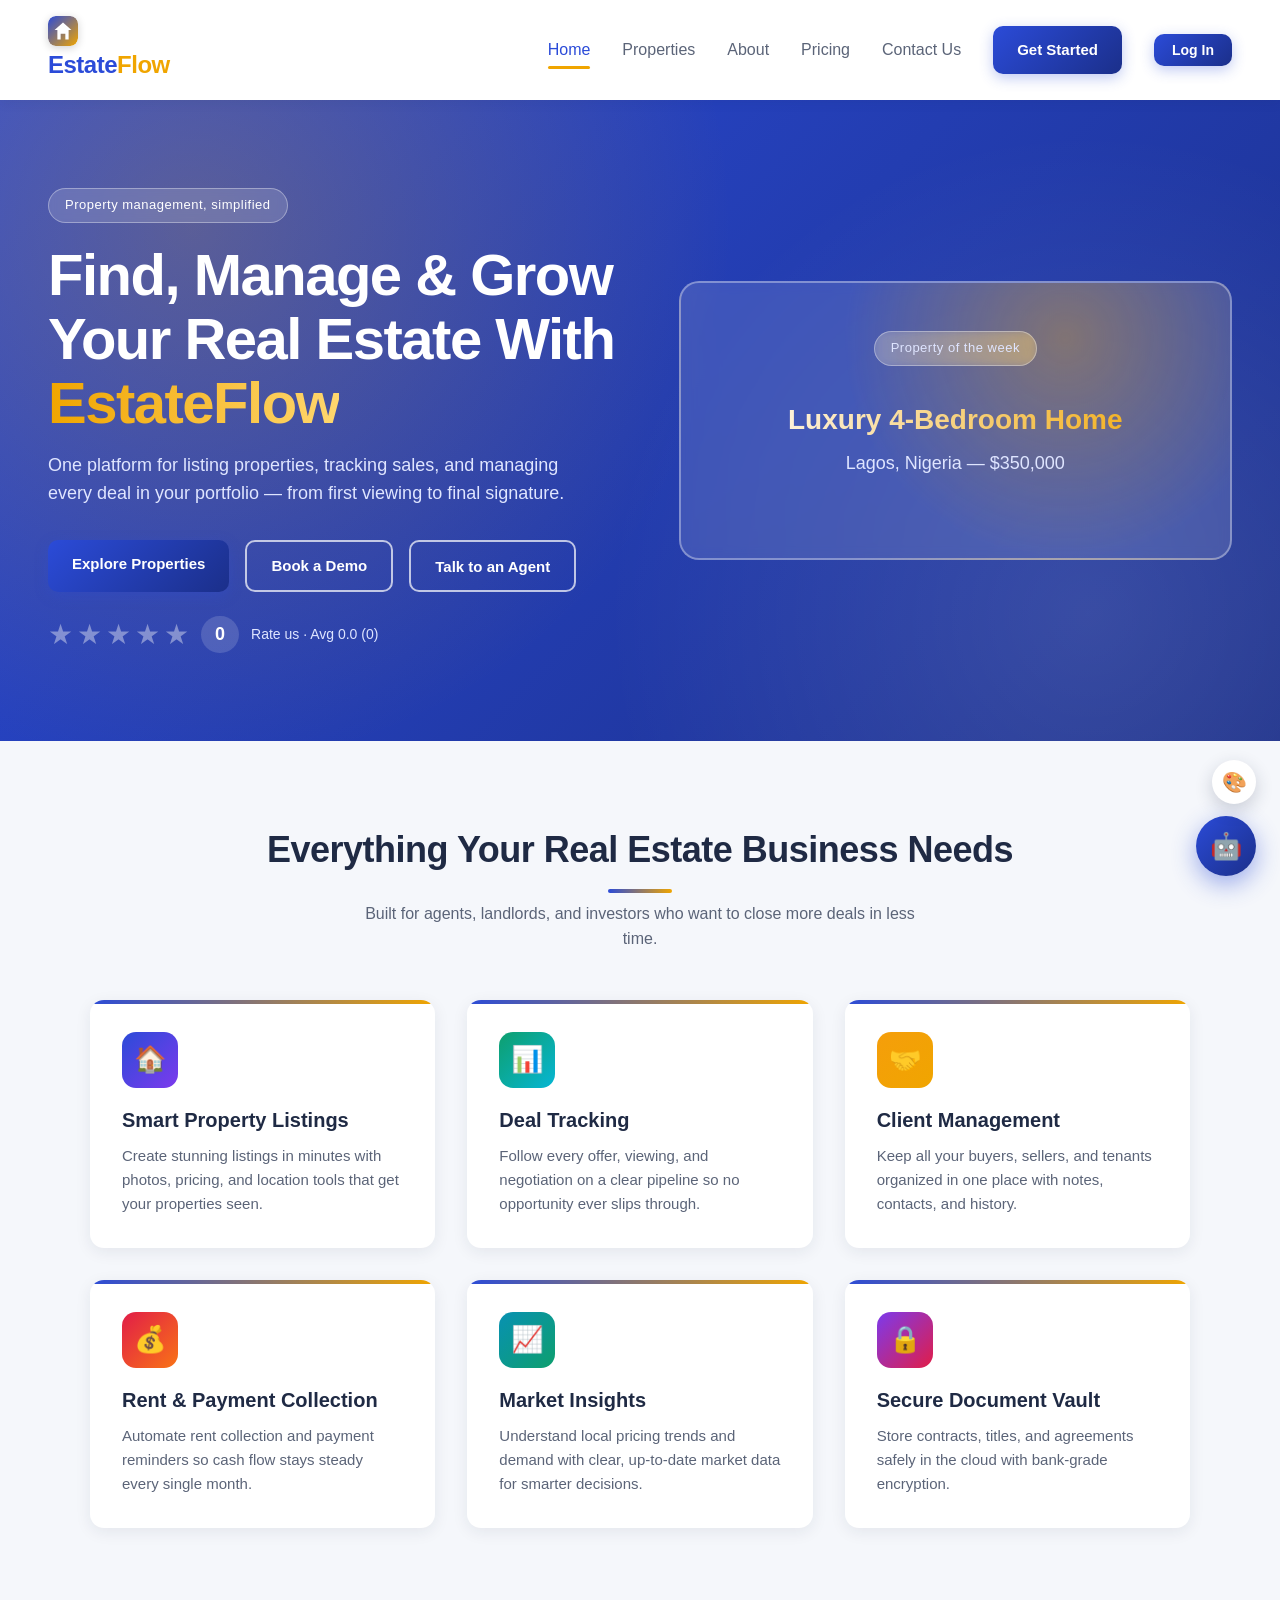
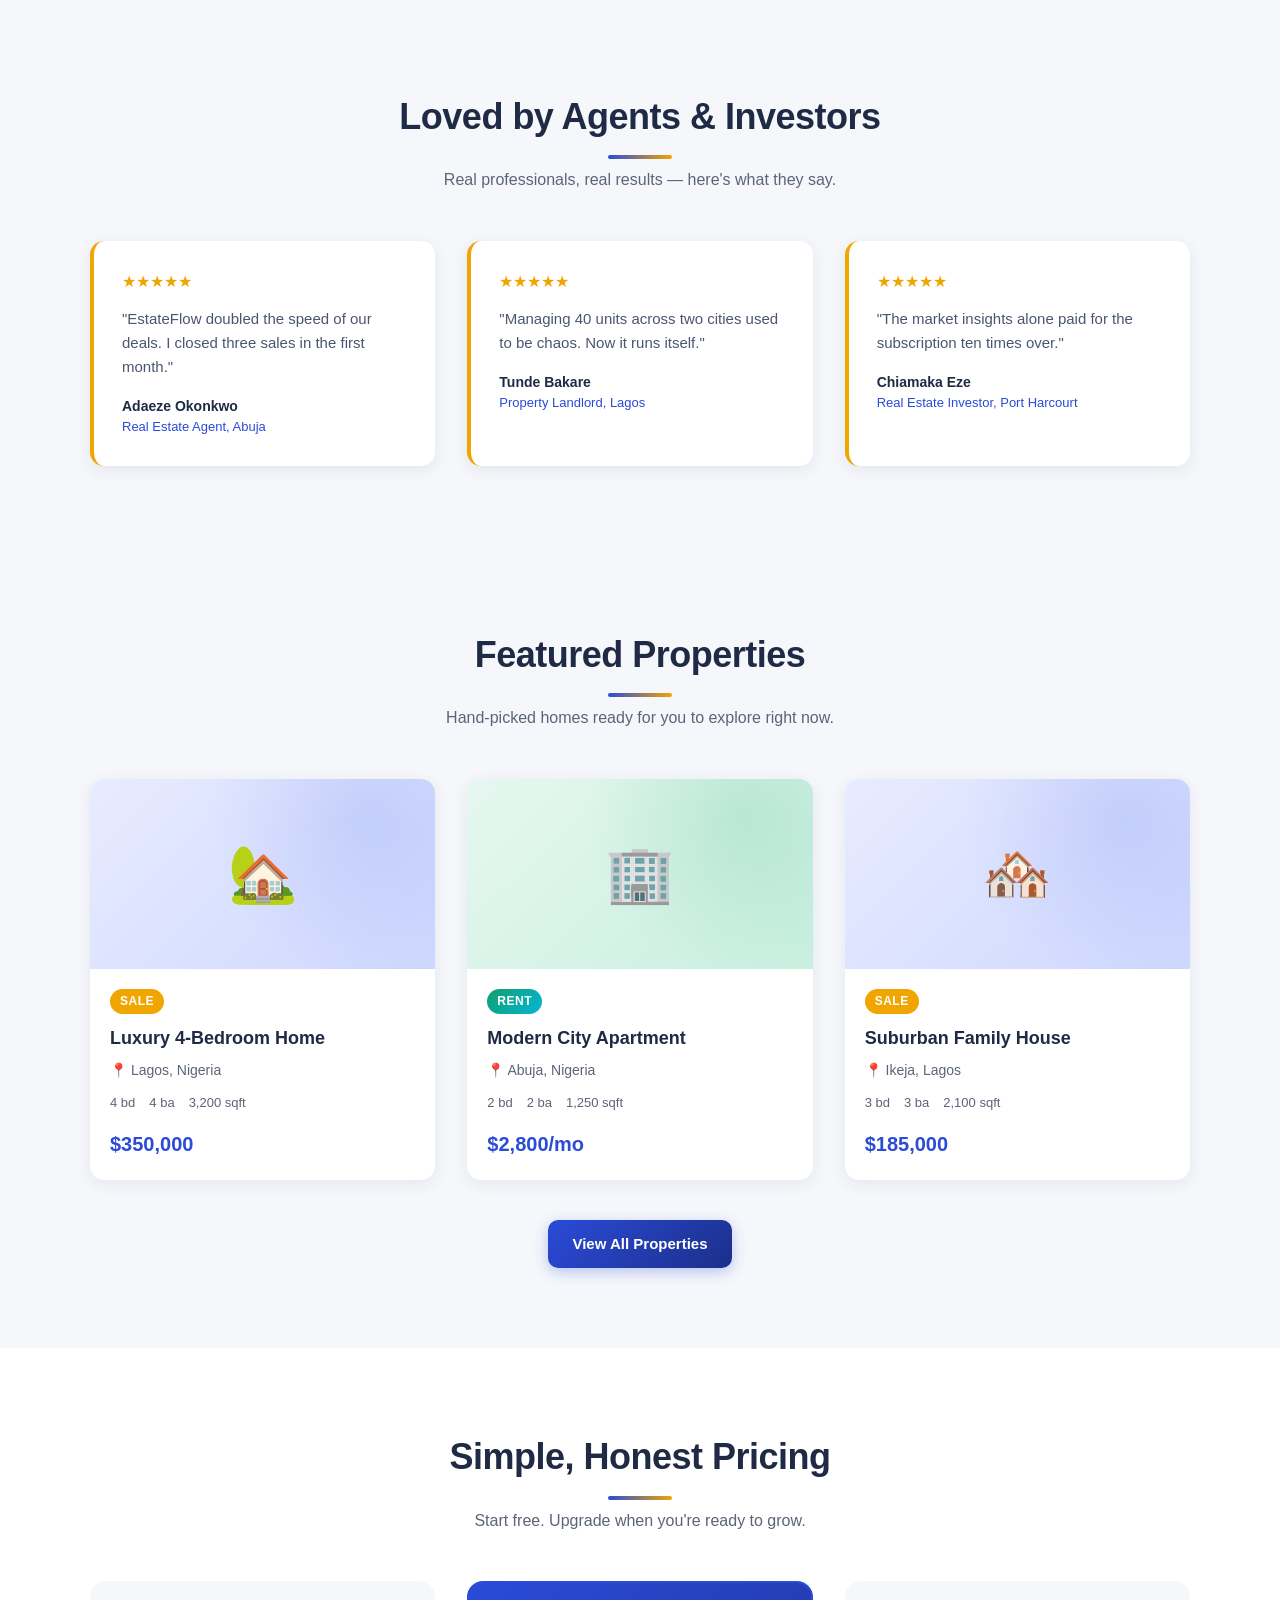
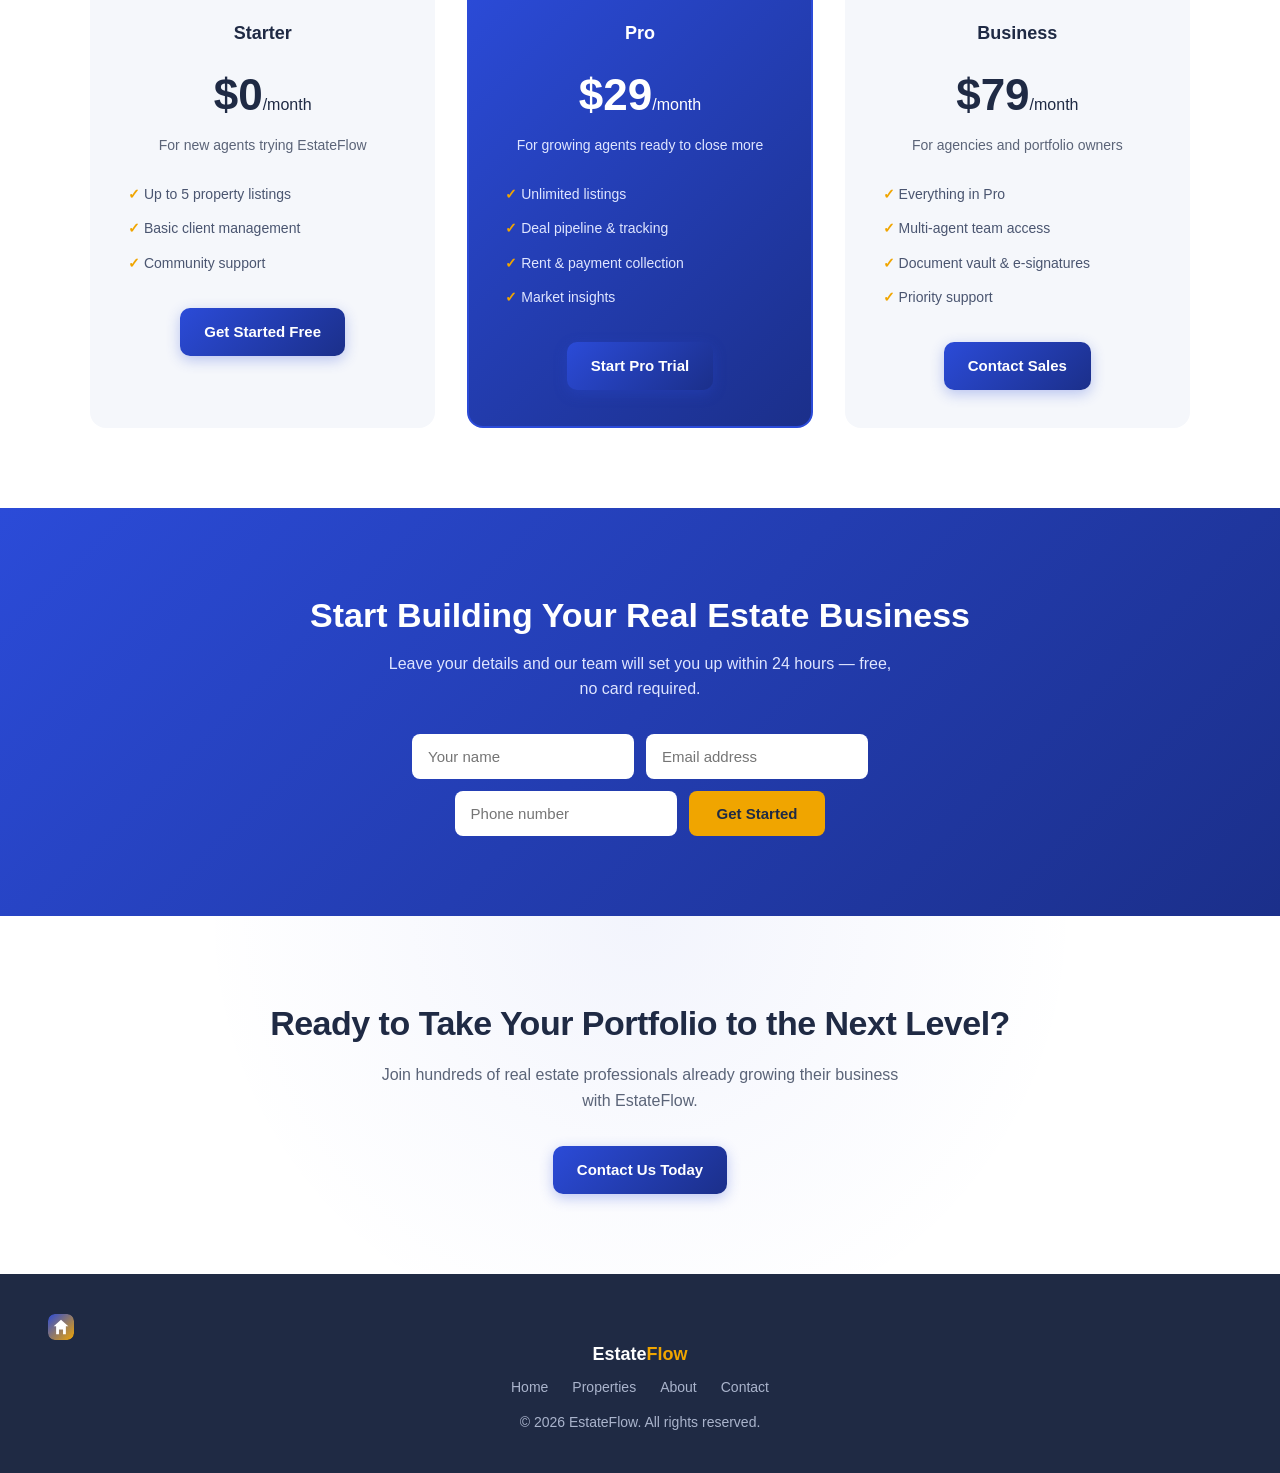
<file: index.html>
<!DOCTYPE html>
<html lang="en">
<head>
    <meta charset="UTF-8">
    <meta name="viewport" content="width=device-width, initial-scale=1.0">
    <title>EstateFlow — Real Estate, Made Simple</title>
    <link rel="stylesheet" href="styles.css">
    <style>
        .section-title h2::after {
            content: "";
            display: block;
            width: 64px;
            height: 4px;
            border-radius: 999px;
            margin: 10px auto 0;
            background: linear-gradient(90deg, var(--primary), var(--accent));
        }

        .grid .card {
            border-top: none;
            overflow: hidden;
            position: relative;
        }

        .grid .card::before {
            content: "";
            position: absolute;
            top: 0;
            left: 0;
            width: 100%;
            height: 4px;
            background: linear-gradient(90deg, var(--primary), var(--accent));
        }

        .grid .card .icon {
            width: 56px;
            height: 56px;
            border-radius: 14px;
            display: flex;
            align-items: center;
            justify-content: center;
            font-size: 26px;
        }

        .grid .card:nth-child(1) .icon { background: linear-gradient(135deg, #2b4bd8, #7c3aed); }
        .grid .card:nth-child(2) .icon { background: linear-gradient(135deg, #0e9f6e, #06b6d4); }
        .grid .card:nth-child(3) .icon { background: linear-gradient(135deg, #f59e0b, #f0a500); }
        .grid .card:nth-child(4) .icon { background: linear-gradient(135deg, #e11d48, #f97316); }
        .grid .card:nth-child(5) .icon { background: linear-gradient(135deg, #0891b2, #0e9f6e); }
        .grid .card:nth-child(6) .icon { background: linear-gradient(135deg, #7c3aed, #e11d48); }

        .hero h1 {
            font-size: 58px;
            line-height: 1.1;
            letter-spacing: -1.5px;
        }

        .hero h1 span {
            background: linear-gradient(90deg, #f0a500, #ffd76e, #f0a500);
            background-size: 200% auto;
            -webkit-background-clip: text;
            background-clip: text;
            -webkit-text-fill-color: transparent;
            animation: shimmer 3.5s linear infinite;
            position: relative;
        }

        @keyframes shimmer {
            0% { background-position: 0% center; }
            100% { background-position: 200% center; }
        }

        .hero .visual {
            border: 2px solid rgba(255, 255, 255, 0.35);
            background:
                radial-gradient(circle at 70% 20%, rgba(240, 165, 0, 0.35), transparent 50%),
                rgba(255, 255, 255, 0.12);
        }

        .hero .visual h3 {
            background: linear-gradient(90deg, #ffffff, #f0a500);
            -webkit-background-clip: text;
            background-clip: text;
            -webkit-text-fill-color: transparent;
        }

        .testimonials {
            padding: 80px 48px;
        }

        .testimonial-grid {
            display: grid;
            grid-template-columns: repeat(3, 1fr);
            gap: 32px;
            max-width: 1100px;
            margin: 0 auto;
        }

        .testimonial {
            background: #ffffff;
            border-radius: 14px;
            padding: 28px;
            box-shadow: 0 4px 16px rgba(31, 42, 68, 0.08);
            border-left: 4px solid var(--accent);
        }

        .testimonial .stars {
            color: var(--accent);
            font-size: 16px;
            margin-bottom: 12px;
        }

        .testimonial p {
            color: #4a5570;
            font-size: 15px;
            margin-bottom: 16px;
        }

        .testimonial .author {
            font-weight: 700;
            color: #1f2a44;
            font-size: 14px;
        }

        .testimonial .role {
            color: var(--primary);
            font-size: 13px;
        }

        .pricing {
            padding: 80px 48px;
            background: #ffffff;
        }

        .price-grid {
            display: grid;
            grid-template-columns: repeat(3, 1fr);
            gap: 32px;
            max-width: 1100px;
            margin: 0 auto;
        }

        .price-card {
            background: var(--bg);
            border-radius: 16px;
            padding: 36px;
            text-align: center;
            border: 2px solid transparent;
            transition: transform 0.2s ease, box-shadow 0.2s ease;
        }

        .price-card:hover {
            transform: translateY(-4px);
            box-shadow: 0 12px 28px rgba(31, 42, 68, 0.12);
        }

        .price-card.featured {
            border-color: var(--primary);
            background: linear-gradient(135deg, var(--primary) 0%, var(--primary-dark) 100%);
            color: #ffffff;
        }

        .price-card .plan {
            font-size: 18px;
            font-weight: 700;
            margin-bottom: 12px;
        }

        .price-card .price {
            font-size: 44px;
            font-weight: 800;
            margin-bottom: 4px;
        }

        .price-card .price small {
            font-size: 16px;
            font-weight: 500;
        }

        .price-card .desc {
            color: #5b6478;
            font-size: 14px;
            margin-bottom: 20px;
        }

        .price-card.featured .desc {
            color: #dfe5ff;
        }

        .price-card ul {
            list-style: none;
            text-align: left;
            margin-bottom: 28px;
            padding: 0;
        }

        .price-card ul li {
            padding: 6px 0;
            font-size: 14px;
            color: #4a5570;
        }

        .price-card.featured ul li {
            color: #dfe5ff;
        }

        .price-card ul li::before {
            content: "✓ ";
            color: var(--accent);
            font-weight: 700;
        }

        .signup {
            padding: 80px 48px;
            background: linear-gradient(135deg, var(--primary) 0%, var(--primary-dark) 100%);
            text-align: center;
            color: #ffffff;
        }

        .signup h2 {
            font-size: 34px;
            margin-bottom: 8px;
        }

        .signup p {
            color: #dfe5ff;
            max-width: 520px;
            margin: 0 auto 32px;
        }

        .signup-form {
            display: flex;
            gap: 12px;
            justify-content: center;
            flex-wrap: wrap;
            max-width: 640px;
            margin: 0 auto;
        }

        .signup-form input {
            padding: 14px 16px;
            border: none;
            border-radius: 8px;
            font-size: 15px;
            min-width: 160px;
            outline: none;
        }

        .signup-form button {
            padding: 14px 28px;
            border: none;
            border-radius: 8px;
            background: var(--accent);
            color: #1f2a44;
            font-weight: 700;
            font-size: 15px;
            cursor: pointer;
            transition: transform 0.2s ease;
        }

        .signup-form button:hover {
            transform: translateY(-2px);
        }

        .signup-success {
            display: none;
            background: rgba(255, 255, 255, 0.15);
            border: 1px solid rgba(255, 255, 255, 0.4);
            border-radius: 10px;
            padding: 14px 20px;
            margin-top: 20px;
            font-weight: 600;
            max-width: 480px;
            margin-left: auto;
            margin-right: auto;
        }

        .signup-success.show {
            display: block;
        }
    </style>
</head>
<body>
    <nav class="nav">
        <div class="logo"><img class="logo-mark" src="logo.svg" alt="EstateFlow logo">Estate<span>Flow</span></div>
        <div class="links">
            <a href="index.html" class="active">Home</a>
            <a href="properties.html">Properties</a>
            <a href="about.html">About</a>
            <a href="#pricing">Pricing</a>
            <a href="contact.html">Contact Us</a>
            <a href="properties.html" class="btn btn-primary">Get Started</a>
        </div>
    </nav>

    <section class="hero">
        <div class="text">
            <span class="badge">Property management, simplified</span>
            <h1>Find, Manage &amp; Grow Your Real Estate With <span>EstateFlow</span></h1>
            <p>
                One platform for listing properties, tracking sales, and managing
                every deal in your portfolio — from first viewing to final signature.
            </p>
            <div class="cta">
                <a href="properties.html" class="btn btn-primary">Explore Properties</a>
                <a href="contact.html" class="btn btn-ghost">Book a Demo</a>
                <button class="btn btn-ghost" onclick="openModal()">Talk to an Agent</button>
            </div>
            <div class="rating">
                <div class="stars" id="stars">
                    <button class="star" data-value="1" aria-label="Rate 1 star">★</button>
                    <button class="star" data-value="2" aria-label="Rate 2 stars">★</button>
                    <button class="star" data-value="3" aria-label="Rate 3 stars">★</button>
                    <button class="star" data-value="4" aria-label="Rate 4 stars">★</button>
                    <button class="star" data-value="5" aria-label="Rate 5 stars">★</button>
                </div>
                <span class="rating-count" id="ratingCount">0</span>
                <span class="rating-note" id="ratingNote">Rate us</span>
            </div>
        </div>
        <div class="visual">
            <div class="badge">Property of the week</div>
            <h3>Luxury 4-Bedroom Home</h3>
            <p>Lagos, Nigeria — $350,000</p>
        </div>
    </section>

    <section class="section" id="features">
        <div class="section-title">
            <h2>Everything Your Real Estate Business Needs</h2>
            <p>
                Built for agents, landlords, and investors who want to close more
                deals in less time.
            </p>
        </div>
        <div class="grid">
            <div class="card">
                <div class="icon">🏠</div>
                <h3>Smart Property Listings</h3>
                <p>Create stunning listings in minutes with photos, pricing, and location tools that get your properties seen.</p>
            </div>
            <div class="card">
                <div class="icon">📊</div>
                <h3>Deal Tracking</h3>
                <p>Follow every offer, viewing, and negotiation on a clear pipeline so no opportunity ever slips through.</p>
            </div>
            <div class="card">
                <div class="icon">🤝</div>
                <h3>Client Management</h3>
                <p>Keep all your buyers, sellers, and tenants organized in one place with notes, contacts, and history.</p>
            </div>
            <div class="card">
                <div class="icon">💰</div>
                <h3>Rent &amp; Payment Collection</h3>
                <p>Automate rent collection and payment reminders so cash flow stays steady every single month.</p>
            </div>
            <div class="card">
                <div class="icon">📈</div>
                <h3>Market Insights</h3>
                <p>Understand local pricing trends and demand with clear, up-to-date market data for smarter decisions.</p>
            </div>
            <div class="card">
                <div class="icon">🔒</div>
                <h3>Secure Document Vault</h3>
                <p>Store contracts, titles, and agreements safely in the cloud with bank-grade encryption.</p>
            </div>
        </div>
    </section>

    <section class="section testimonials">
        <div class="section-title">
            <h2>Loved by Agents &amp; Investors</h2>
            <p>Real professionals, real results — here's what they say.</p>
        </div>
        <div class="testimonial-grid">
            <div class="testimonial">
                <div class="stars">★★★★★</div>
                <p>"EstateFlow doubled the speed of our deals. I closed three sales in the first month."</p>
                <div class="author">Adaeze Okonkwo</div>
                <div class="role">Real Estate Agent, Abuja</div>
            </div>
            <div class="testimonial">
                <div class="stars">★★★★★</div>
                <p>"Managing 40 units across two cities used to be chaos. Now it runs itself."</p>
                <div class="author">Tunde Bakare</div>
                <div class="role">Property Landlord, Lagos</div>
            </div>
            <div class="testimonial">
                <div class="stars">★★★★★</div>
                <p>"The market insights alone paid for the subscription ten times over."</p>
                <div class="author">Chiamaka Eze</div>
                <div class="role">Real Estate Investor, Port Harcourt</div>
            </div>
        </div>
    </section>

    <section class="section" id="featured">
        <div class="section-title">
            <h2>Featured Properties</h2>
            <p>Hand-picked homes ready for you to explore right now.</p>
        </div>
        <div class="property-grid" id="featuredGrid"></div>
        <div style="text-align:center; margin-top: 40px;">
            <a href="properties.html" class="btn btn-primary">View All Properties</a>
        </div>
    </section>

    <section class="pricing" id="pricing">
        <div class="section-title">
            <h2>Simple, Honest Pricing</h2>
            <p>Start free. Upgrade when you're ready to grow.</p>
        </div>
        <div class="price-grid">
            <div class="price-card">
                <div class="plan">Starter</div>
                <div class="price">$0<small>/month</small></div>
                <div class="desc">For new agents trying EstateFlow</div>
                <ul>
                    <li>Up to 5 property listings</li>
                    <li>Basic client management</li>
                    <li>Community support</li>
                </ul>
                <a href="#signup" class="btn btn-primary">Get Started Free</a>
            </div>
            <div class="price-card featured">
                <div class="plan">Pro</div>
                <div class="price">$29<small>/month</small></div>
                <div class="desc">For growing agents ready to close more</div>
                <ul>
                    <li>Unlimited listings</li>
                    <li>Deal pipeline &amp; tracking</li>
                    <li>Rent &amp; payment collection</li>
                    <li>Market insights</li>
                </ul>
                <a href="#signup" class="btn btn-primary">Start Pro Trial</a>
            </div>
            <div class="price-card">
                <div class="plan">Business</div>
                <div class="price">$79<small>/month</small></div>
                <div class="desc">For agencies and portfolio owners</div>
                <ul>
                    <li>Everything in Pro</li>
                    <li>Multi-agent team access</li>
                    <li>Document vault &amp; e-signatures</li>
                    <li>Priority support</li>
                </ul>
                <a href="#signup" class="btn btn-primary">Contact Sales</a>
            </div>
        </div>
    </section>

    <section class="signup" id="signup">
        <h2>Start Building Your Real Estate Business</h2>
        <p>Leave your details and our team will set you up within 24 hours — free, no card required.</p>
        <form class="signup-form" id="signupForm">
            <input type="text" id="signupName" placeholder="Your name" required>
            <input type="email" id="signupEmail" placeholder="Email address" required>
            <input type="tel" id="signupPhone" placeholder="Phone number" required>
            <button type="submit">Get Started</button>
        </form>
        <div class="signup-success" id="signupSuccess">Thank you! We'll contact you within 24 hours to get you set up.</div>
    </section>

    <section class="cta-section" id="contact">
        <h2>Ready to Take Your Portfolio to the Next Level?</h2>
        <p>Join hundreds of real estate professionals already growing their business with EstateFlow.</p>
        <a href="contact.html" class="btn btn-primary">Contact Us Today</a>
    </section>

    <footer>
        <div class="logo"><img class="logo-mark" src="logo.svg" alt="EstateFlow logo">Estate<span>Flow</span></div>
        <div class="footer-links">
            <a href="index.html">Home</a>
            <a href="properties.html">Properties</a>
            <a href="about.html">About</a>
            <a href="contact.html">Contact</a>
        </div>
        <p>&copy; <span data-year>2026</span> EstateFlow. All rights reserved.</p>
    </footer>

    <div class="modal-overlay" id="agentModal">
        <div class="modal">
            <button class="modal-close">&times;</button>
            <h3>Talk to an Agent</h3>
            <div class="agent-card">
                <p><strong>Name:</strong> Senayon Wusu</p>
                <p><strong>Phone:</strong> +234 800 123 4567</p>
                <p><strong>Email:</strong> senayon@estateflow.com</p>
                <p><strong>Address:</strong> 12 Adeola Odeku Street, Victoria Island, Lagos, Nigeria</p>
            </div>
        </div>
    </div>

    <script src="auth.js"></script>
    <script src="script.js"></script>
    <script src="assistant.js"></script>
    <script src="theme.js"></script>
    <script>
        document.getElementById('signupForm').addEventListener('submit', function (event) {
            event.preventDefault();
            document.getElementById('signupSuccess').classList.add('show');
            this.reset();
        });
    </script>
</body>
</html>
</file>
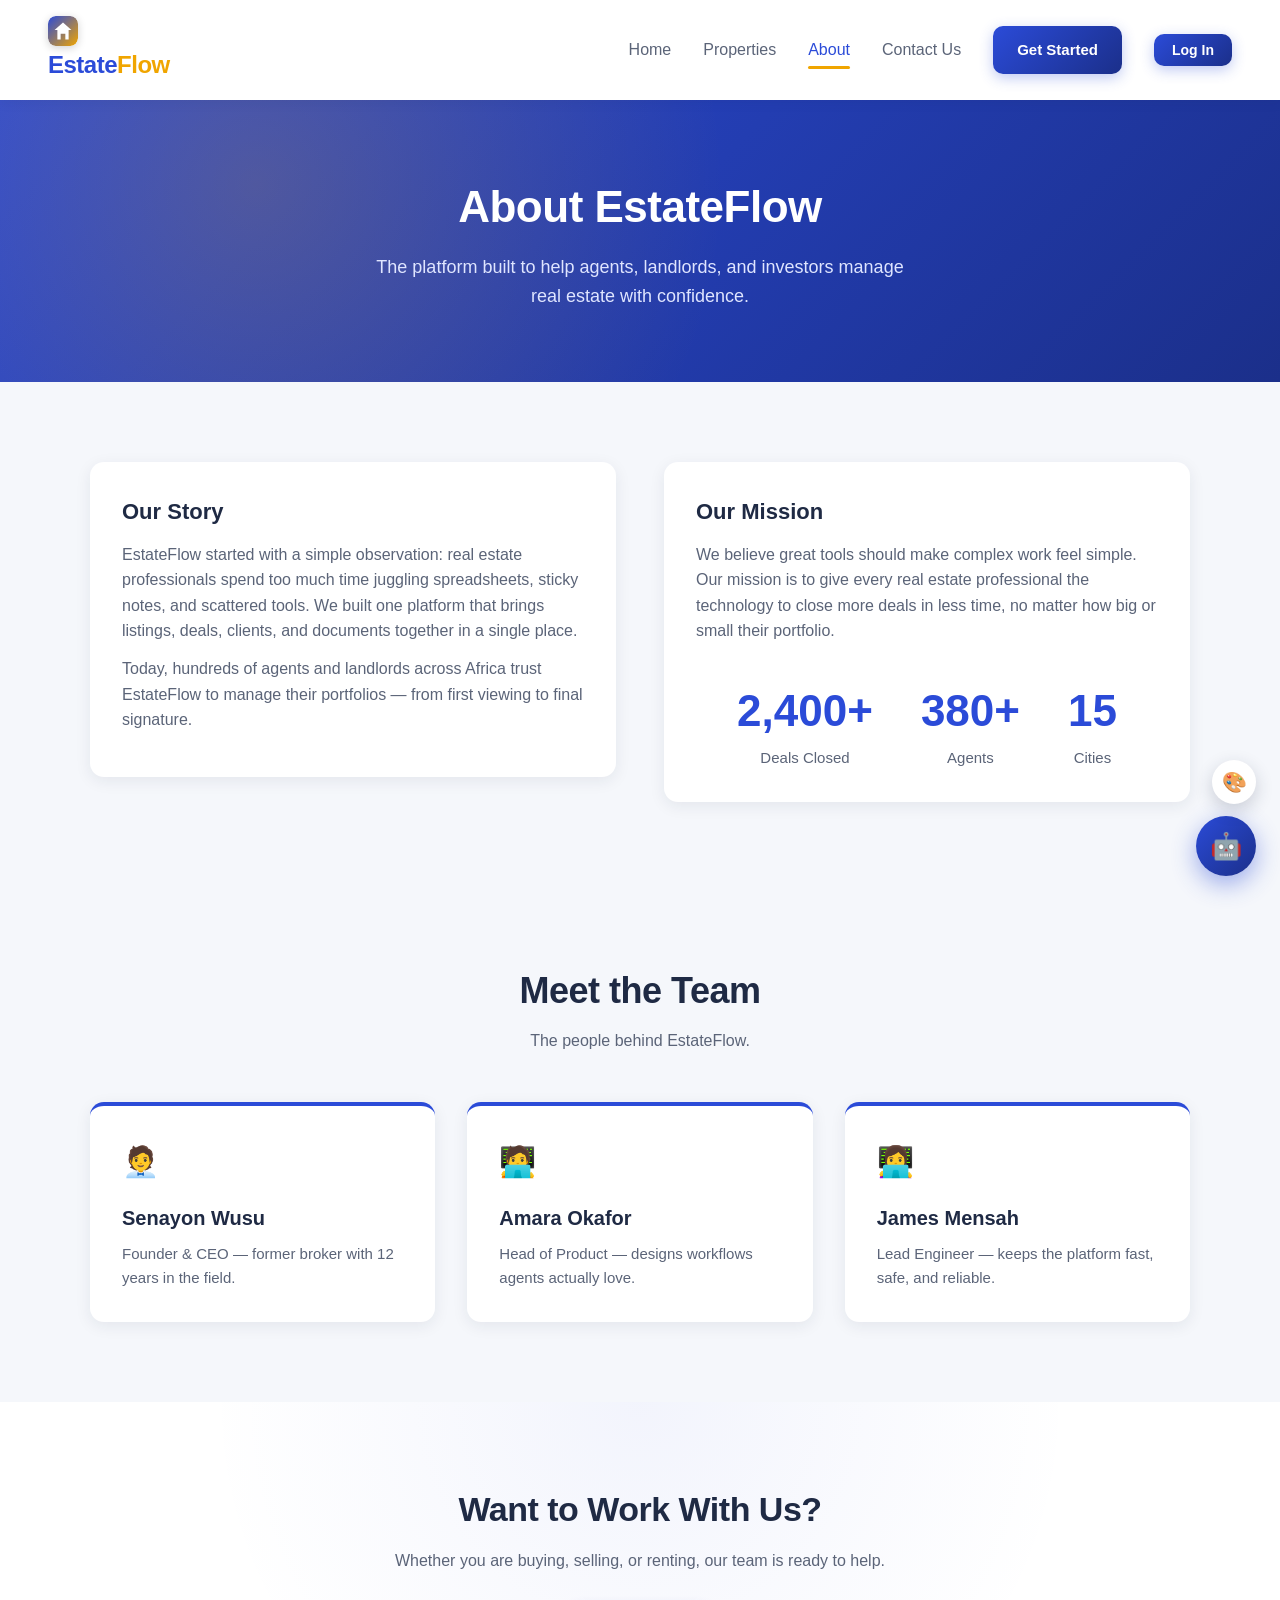
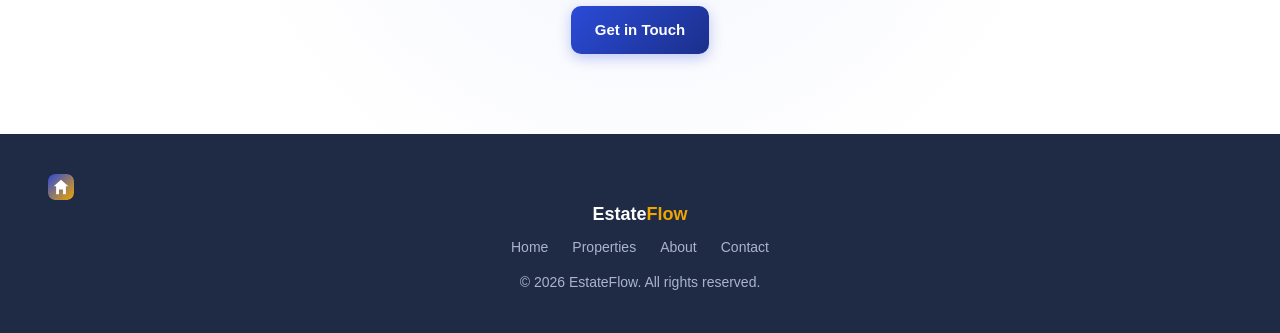
<file: about.html>
<!DOCTYPE html>
<html lang="en">
<head>
    <meta charset="UTF-8">
    <meta name="viewport" content="width=device-width, initial-scale=1.0">
    <title>About Us — EstateFlow</title>
    <link rel="stylesheet" href="styles.css">
</head>
<body>
    <nav class="nav">
        <div class="logo"><img class="logo-mark" src="logo.svg" alt="EstateFlow logo">Estate<span>Flow</span></div>
        <div class="links">
            <a href="index.html">Home</a>
            <a href="properties.html">Properties</a>
            <a href="about.html" class="active">About</a>
            <a href="contact.html">Contact Us</a>
            <a href="contact.html" class="btn btn-primary">Get Started</a>
        </div>
    </nav>

    <section class="page-hero">
        <h1>About EstateFlow</h1>
        <p>The platform built to help agents, landlords, and investors manage real estate with confidence.</p>
    </section>

    <section class="section">
        <div class="about-grid">
            <div class="panel">
                <h3>Our Story</h3>
                <p>
                    EstateFlow started with a simple observation: real estate professionals spend too much
                    time juggling spreadsheets, sticky notes, and scattered tools. We built one platform
                    that brings listings, deals, clients, and documents together in a single place.
                </p>
                <p>
                    Today, hundreds of agents and landlords across Africa trust EstateFlow to manage their
                    portfolios — from first viewing to final signature.
                </p>
            </div>
            <div class="panel">
                <h3>Our Mission</h3>
                <p>
                    We believe great tools should make complex work feel simple. Our mission is to give
                    every real estate professional the technology to close more deals in less time,
                    no matter how big or small their portfolio.
                </p>
                <div class="stats">
                    <div class="stat">
                        <div class="num" id="statDeals">0</div>
                        <div class="label">Deals Closed</div>
                    </div>
                    <div class="stat">
                        <div class="num" id="statAgents">0</div>
                        <div class="label">Agents</div>
                    </div>
                    <div class="stat">
                        <div class="num" id="statCities">0</div>
                        <div class="label">Cities</div>
                    </div>
                </div>
            </div>
        </div>
    </section>

    <section class="section">
        <div class="section-title">
            <h2>Meet the Team</h2>
            <p>The people behind EstateFlow.</p>
        </div>
        <div class="grid">
            <div class="card">
                <div class="icon">🧑‍💼</div>
                <h3>Senayon Wusu</h3>
                <p>Founder &amp; CEO — former broker with 12 years in the field.</p>
            </div>
            <div class="card">
                <div class="icon">🧑‍💻</div>
                <h3>Amara Okafor</h3>
                <p>Head of Product — designs workflows agents actually love.</p>
            </div>
            <div class="card">
                <div class="icon">👩‍💻</div>
                <h3>James Mensah</h3>
                <p>Lead Engineer — keeps the platform fast, safe, and reliable.</p>
            </div>
        </div>
    </section>

    <section class="cta-section">
        <h2>Want to Work With Us?</h2>
        <p>Whether you are buying, selling, or renting, our team is ready to help.</p>
        <a href="contact.html" class="btn btn-primary">Get in Touch</a>
    </section>

    <footer>
        <div class="logo"><img class="logo-mark" src="logo.svg" alt="EstateFlow logo">Estate<span>Flow</span></div>
        <div class="footer-links">
            <a href="index.html">Home</a>
            <a href="properties.html">Properties</a>
            <a href="about.html">About</a>
            <a href="contact.html">Contact</a>
        </div>
        <p>&copy; <span data-year>2026</span> EstateFlow. All rights reserved.</p>
    </footer>

    <script src="auth.js"></script>
    <script src="script.js"></script>
    <script>
        function animateCount(id, target, suffix) {
            const el = document.getElementById(id);
            let current = 0;
            const step = Math.max(1, Math.ceil(target / 60));
            const timer = setInterval(() => {
                current += step;
                if (current >= target) {
                    current = target;
                    clearInterval(timer);
                }
                el.textContent = current.toLocaleString() + suffix;
            }, 20);
        }

        animateCount('statDeals', 2400, '+');
        animateCount('statAgents', 380, '+');
        animateCount('statCities', 15, '');
    </script>
    <script src="assistant.js"></script>
    <script src="theme.js"></script>
</body>
</html>
</file>
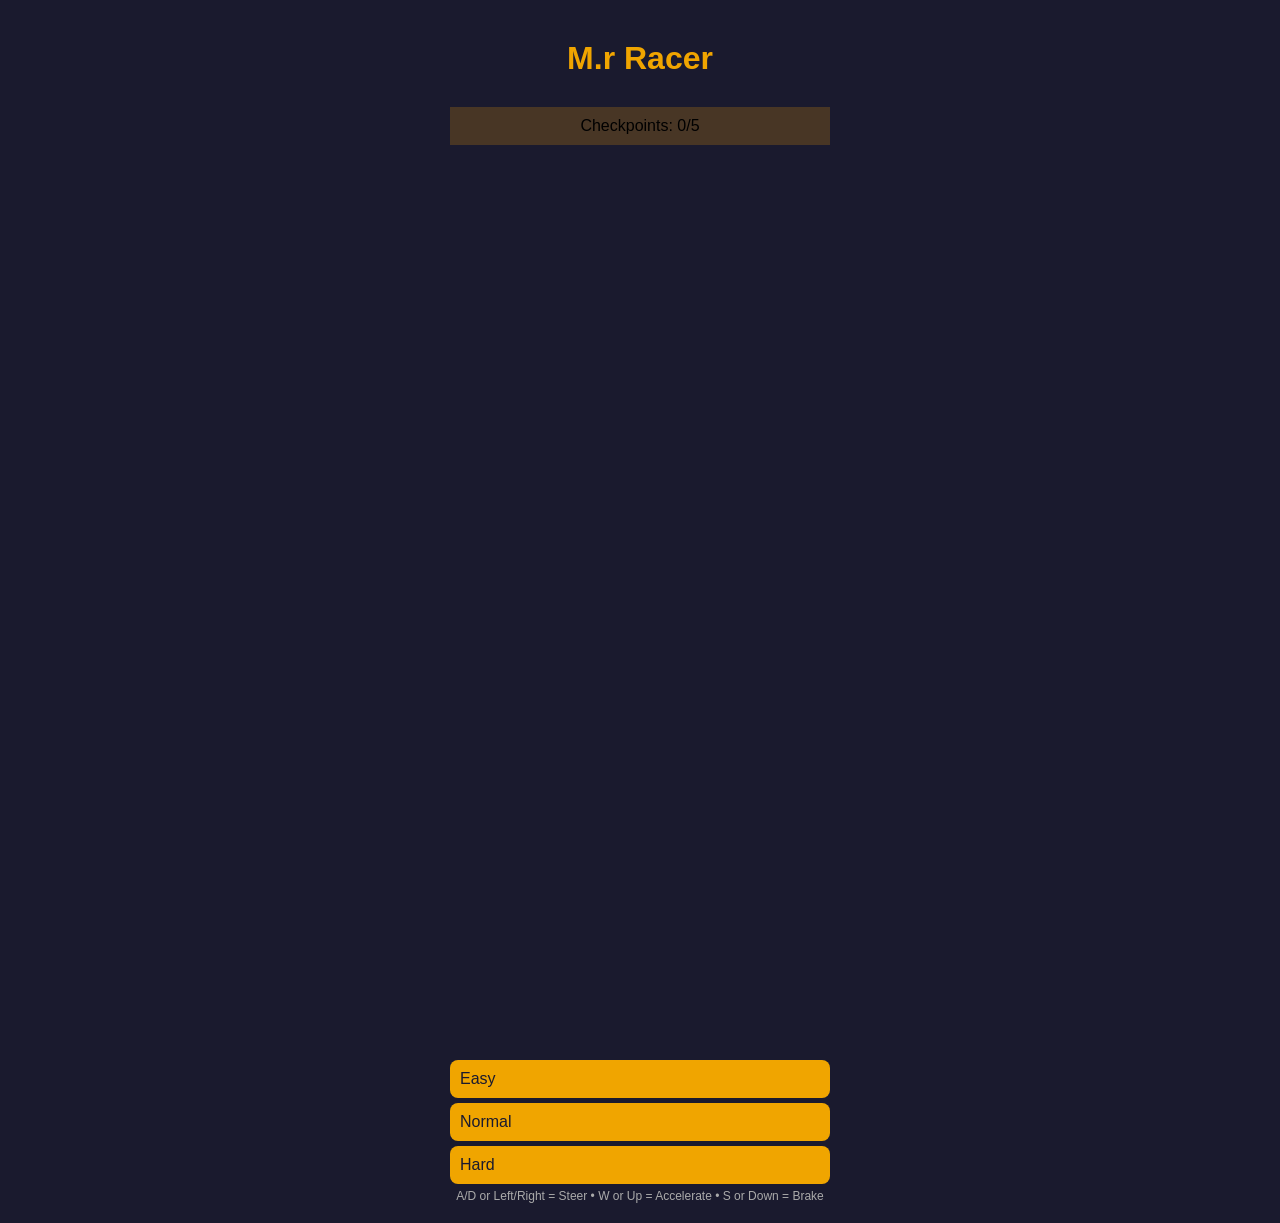
<file: car-racer.html>
<!DOCTYPE html>
<html lang="en"><head><meta charset="UTF-8"><meta name="viewport" content="width=device-width, initial-scale=1.0"><title>M.r Racer — Lagos Straight Road</title><style>*{margin:0;padding:0;box-sizing:border-box}body{background:#1a1a2e;overflow:hidden;font-family:"Segoe UI",Arial,sans-serif}canvas{display:block;width:100vw;height:100vh;cursor:crosshair}h1{text-align:center;padding:20px;color:#f0a500}.wrap{max-width:420px;margin:auto;padding:20px}.score{text-align:center;padding:10px;background:rgba(255,165,0,0.2);margin:10px 0}.hint{text-align:center;color:#aaa;font-size:12px}.btn{display:block;width:100%;padding:10px;margin:5px 0;background:#f0a500;color:#1a1a2e;border:none;border-radius:8px;cursor:pointer}.btn:hover{background:#e69500}</style></head><body><div class="wrap"><h1>M.r Racer</h1><div class="score">Checkpoints: <span id="cp">0</span>/5</div><canvas id="g"></canvas><div class="btn easy active" data-d="easy">Easy</div><div class="btn normal active" data-d="normal">Normal</div><div class="btn hard" data-d="hard">Hard</div><div class="hint">A/D or Left/Right = Steer • W or Up = Accelerate • S or Down = Brake</div></div><script>var c=document.getElementById("g"),g=c.getContext("2d"),W=window.innerWidth,H=window.innerHeight;c.width=W;c.height=H;window.addEventListener("resize",function(){W=window.innerWidth;H=window.innerHeight;c.width=W;c.height=H;});var state="menu",score=0,bestTime=999,difficulty="normal",roadW=Math.min(300,W*0.35),roadX=(W-roadW)/2,totalLen=5000;var car={x:roadX+roadW/2-15,y:H-20,w:30,h:50,angle:0,vy:0};var tCars=[];var cps=[],cpIdx=0,tLeft=0,tTotal;function getDiff(){if(difficulty==="easy")return{time:90,maxT:8,spd:2,pen:90,mr:0.05,mult:0.7};if(difficulty==="hard")return{time:60,maxT:14,spd:3.5,pen:150,mr:0.08,mult:1.3};return{time:75,maxT:10,spd:2.5,pen:120,mr:0.065,mult:1.0}};function genCP(){cps=[{y:0,l:"START"},{y:800,l:"CP1"},{y:1600,l:"CP2"},{y:2400,l:"CP3"},{y:3200,l:"CP4"},{y:4000,l:"FINISH}]};function startRace(){var ds=getDiff();tTotal=ds.time*60;difficulty=document.querySelector('.active').getAttribute("data-d");genCP();cpIdx=0;car.x=roadX+roadW/2-15;car.y=H-20;car.angle=0;car.vy=0;tLeft=tTotal;score=0;tCars=[];for(var i=0;i<ds.maxT;i++)spawnT();state="play"}function finishRace(){var el=(tTotal-tLeft)/60;score=Math.floor((tLeft/60*500+(el<30?1000:el<45?500:0))*getDiff().mult);state="done"}document.querySelectorAll(".btn").forEach(b=>b.addEventListener("click",function(){document.querySelectorAll(".btn").forEach(x=>x.classList.remove("active");this.classList.add("active");}));document.addEventListener("keydown",function(e){if(state==="menu"){if(e.key==="Enter"||e.key===" "){startRace();}}if(state==="play"){if(e.key==="w"||e.key=="ArrowUp"){car.vy-=1;car.angle=Math.min(10,car.angle+2);}if(e.key=="s"||e.key=="Arrowdown"){car.vy+=0.5;car.angle=Math.max(-10,car.angle-2);}}if(["ArrowLeft","ArrowRight","a","d","w","s"," "].indexOf(e.key.toLowerCase())>-1)e.preventDefault();});document.addEventListener("keyup",function(e){keys[e.key.toLowerCase()]=false;});var keys={};c.addEventListener("click",function(){if(state==="menu")startRace();});function update(){var ds=getDiff();if(keys["a"]||keys["Arrowleft"]){car.x-=6;car.x=Math.max(roadX+8,Math.min(roadX+roadW-car.w-8,car.x))}if(keys["d"]||keys["Arrowright"]){car.x+=6;car.x=Math.max(roadX+8,Math.min(roadX+roadW-car.w-8,car.x))}if(car.vy<-5){car.vy+=0.3;car.angle=Math.max(-10,car.angle-1);}if(car.vy>5){car.vy-=0.3;car.angle=Math.max(-10,car.angle-1);}car.x+=car.vy*0.5;car.angle*=0.9;tLeft--;if(tLeft<=0){state="over";return;}for(var i=tCars.length-1;i>=0;i--){var t=tCars[i];t.y-=t.spd;if(t.y<car.y-H-50){tCars.splice(i,1);continue;}if(Math.abs(car.x-t.x)<20&&car.y+car.h>t.y&&car.y<t.y+t.h){tLeft-=ds.pen;tCars.splice(i,1)}};if(Math.random()<ds.mr)spawnT();var cpY=cps[cpIdx].y;if(car.y>=cpY){cpIdx++;if(cpIdx>=cps.length){finishRace();return}}};function spawnT(){var ds=getDiff();if(tCars.length>=ds.maxT)return;var lane=roadX+20+Math.random()*(roadW-40);tCars.push({x:lane,y:car.y-H-60-Math.random()*300,w:22,h:40,spd:ds.spd+Math.random()*1,c:"#ff6b6b"})}function draw(){W=window.innerWidth;H=window.innerHeight;c.width=W;c.height=H;roadW=Math.min(300,W*0.35);roadX=(W-roadW)/2;if(state==="menu"){g.fillStyle="#1a1a2e";g.fillRect(0,0,W,H);g.fillStyle="#f0a500";g.font="bold 24px 'Segoe UI'";g.textAlign="center";g.fillText("M.r Racer",W/2,H/2-40);g.fillStyle="#666";g.font="12px 'Segoe UI'";g.fillText("Race through Lagos, hit 5 checkpoints",W/2,H/2);g.fillStyle="#f0a500";g.font="bold 14px 'Segoe UI'";g.fillText("W/Up=Accel S/Down=Brake A/D=Steer",W/2,H/2+40);document.querySelectorAll(".btn").forEach(b=>b.classList.add("active"));requestAnimationFrame(draw);return}if(state==="play")update();g.fillStyle="#1a1a2e";g.fillRect(0,0,W,H);g.fillStyle="#0f0f23";g.fillRect(roadX,0,roadW,H);g.fillStyle="#1e1e36";g.fillRect(roadX-5,0,5,H);g.fillStyle="#1e1e36";g.fillRect(roadX+roadW+5,0,5,H);for(var i=0;i<tCars.length;i++){var t=tCars[i];var sy=t.y;g.fillStyle=t.c;g.fillRect(t.x-10,sy-20,t.w+20,t.h)}g.fillStyle="#f0a500";g.save();g.translate(car.x+15,car.y+25);g.rotate(car.angle*Math.PI/18);g.fillStyle="#0e9f6e";g.fillRect(-15,-25,30,50);g.fillStyle="#0a6b4c";g.fillRect(-10,-45,20,30);g.fillStyle="#f0a500";g.fillRect(-5,-55,10,10);g.restore();for(var i=cpIdx;i<cps.length;i++){var py=cps[i].y;if(py<-50||py>H+50)continue;g.fillStyle="#ffd700";g.fillRect(roadX-15,py-10,roadW+30,20);g.fillStyle="#fff";g.font="bold 11px 'Segoe UI'";g.textAlign="center";g.fillText(cps[i].l,roadX+roadW/2,py+4)}g.fillStyle="rgba(0,0,0,0.6)";g.fillRect(10,10,180,35);g.fillStyle="#fff";g.font="12px 'Segoe UI'";g.textAlign="left";g.fillText("Checkpoint "+cpIdx+"/5",20,30);g.fillText("Time: "+Math.ceil(tLeft/60)+"s",20,50);if(state==="done"){g.fillStyle="rgba(0,0,0,0.6)";g.fillRect(0,0,W,H);g.fillStyle="#f0a500";g.font="bold 28px 'Segoe UI'";g.textAlign="center";g.fillText("RACE COMPLETE!",W/2,H/2-30);g.fillStyle="#fff";g.font="20px 'Segoe UI'";g.fillText("Score: "+score,W/2,H/2+20);g.fillText("Best: "+bestTime<999?bestTime+"s":"--",W/2,H/2+50);g.fillText("Click or Enter to race again",W/2,H/2+90)}if(state==="over"){g.fillStyle="rgba(0,0,0,0.6)";g.fillRect(0,0,W,H);g.fillStyle="#dc2626";g.font="bold 28px 'Segoe UI'";g.textAlign="center";g.fillText("TIME'S UP!",W/2,H/2-30);g.fillStyle="#fff";g.font="20px 'Segoe UI'";g.fillText("Checkpoints: "+cpIdx+"/5 Score: "+score,W/2,H/2+20);g.fillText("Click or Enter to try again",W/2,H/2+70)}requestAnimationFrame(draw)}draw();</script></body></html>
</file>
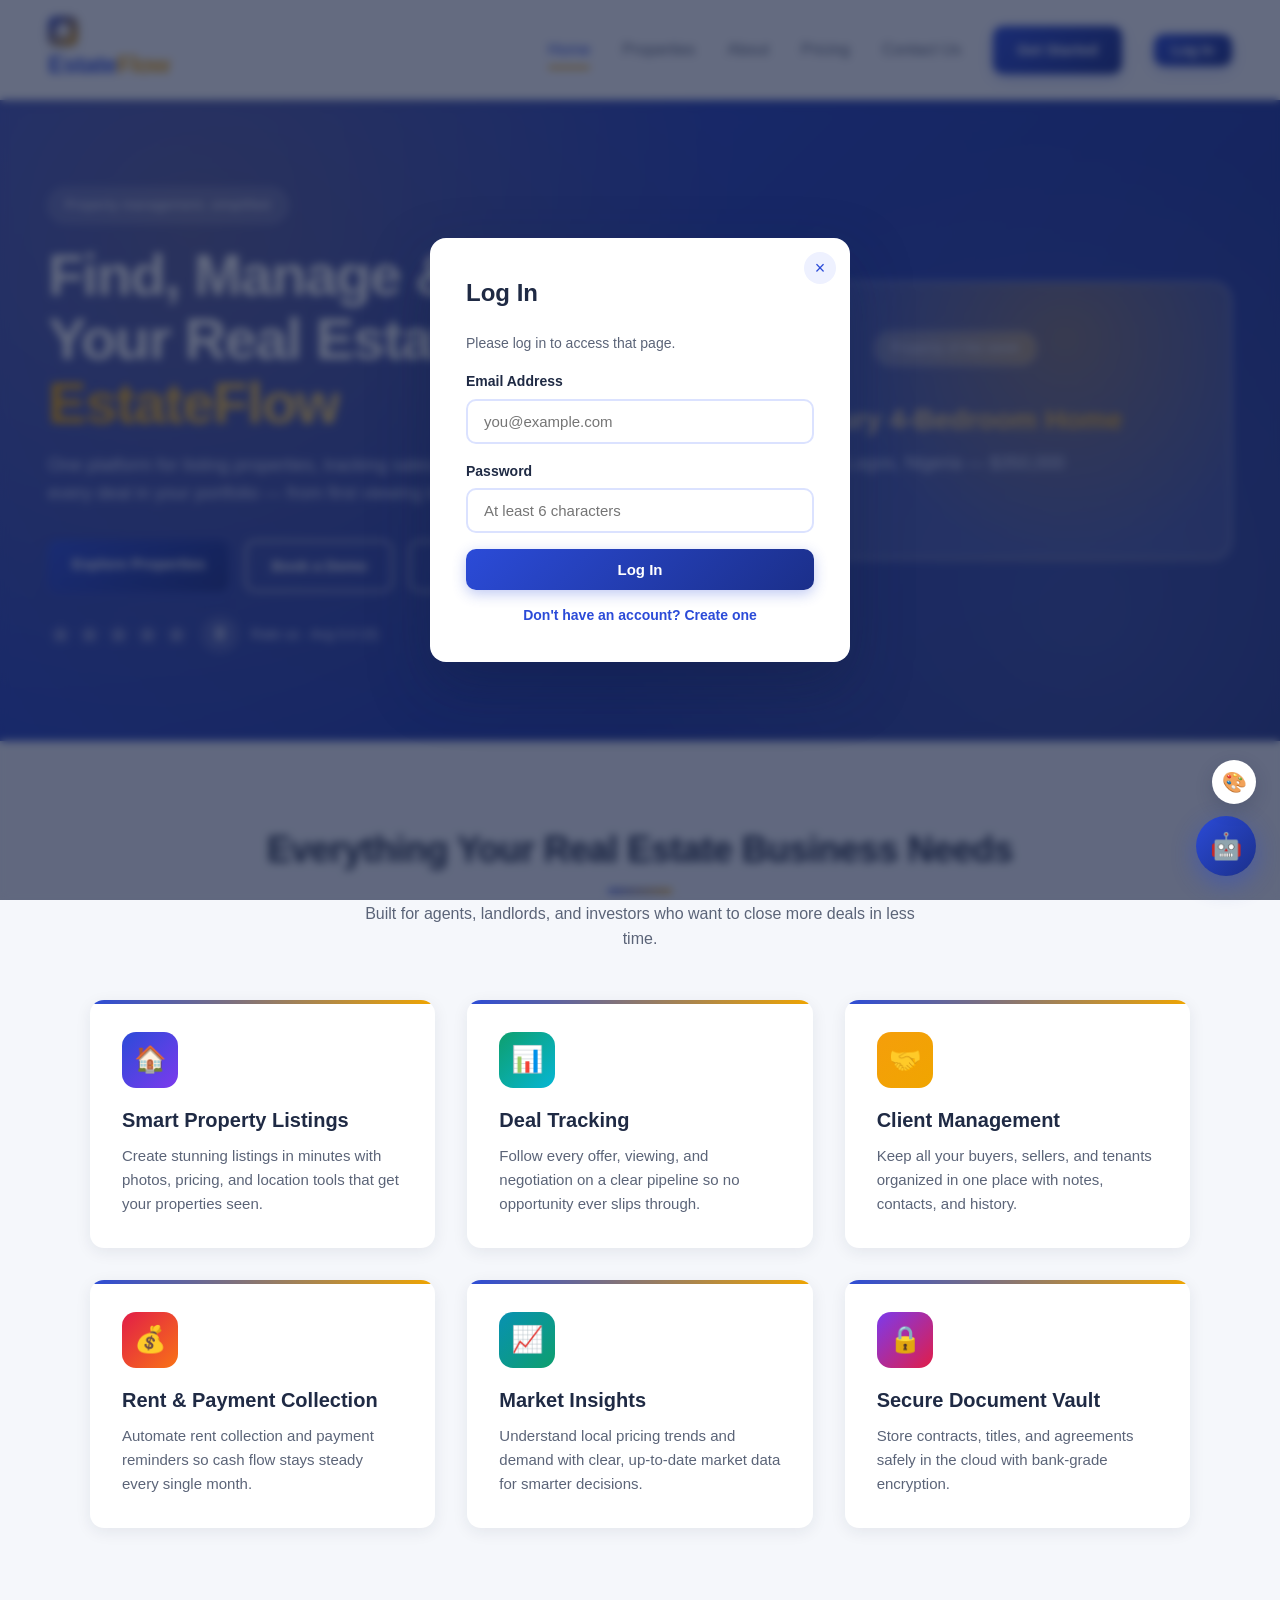
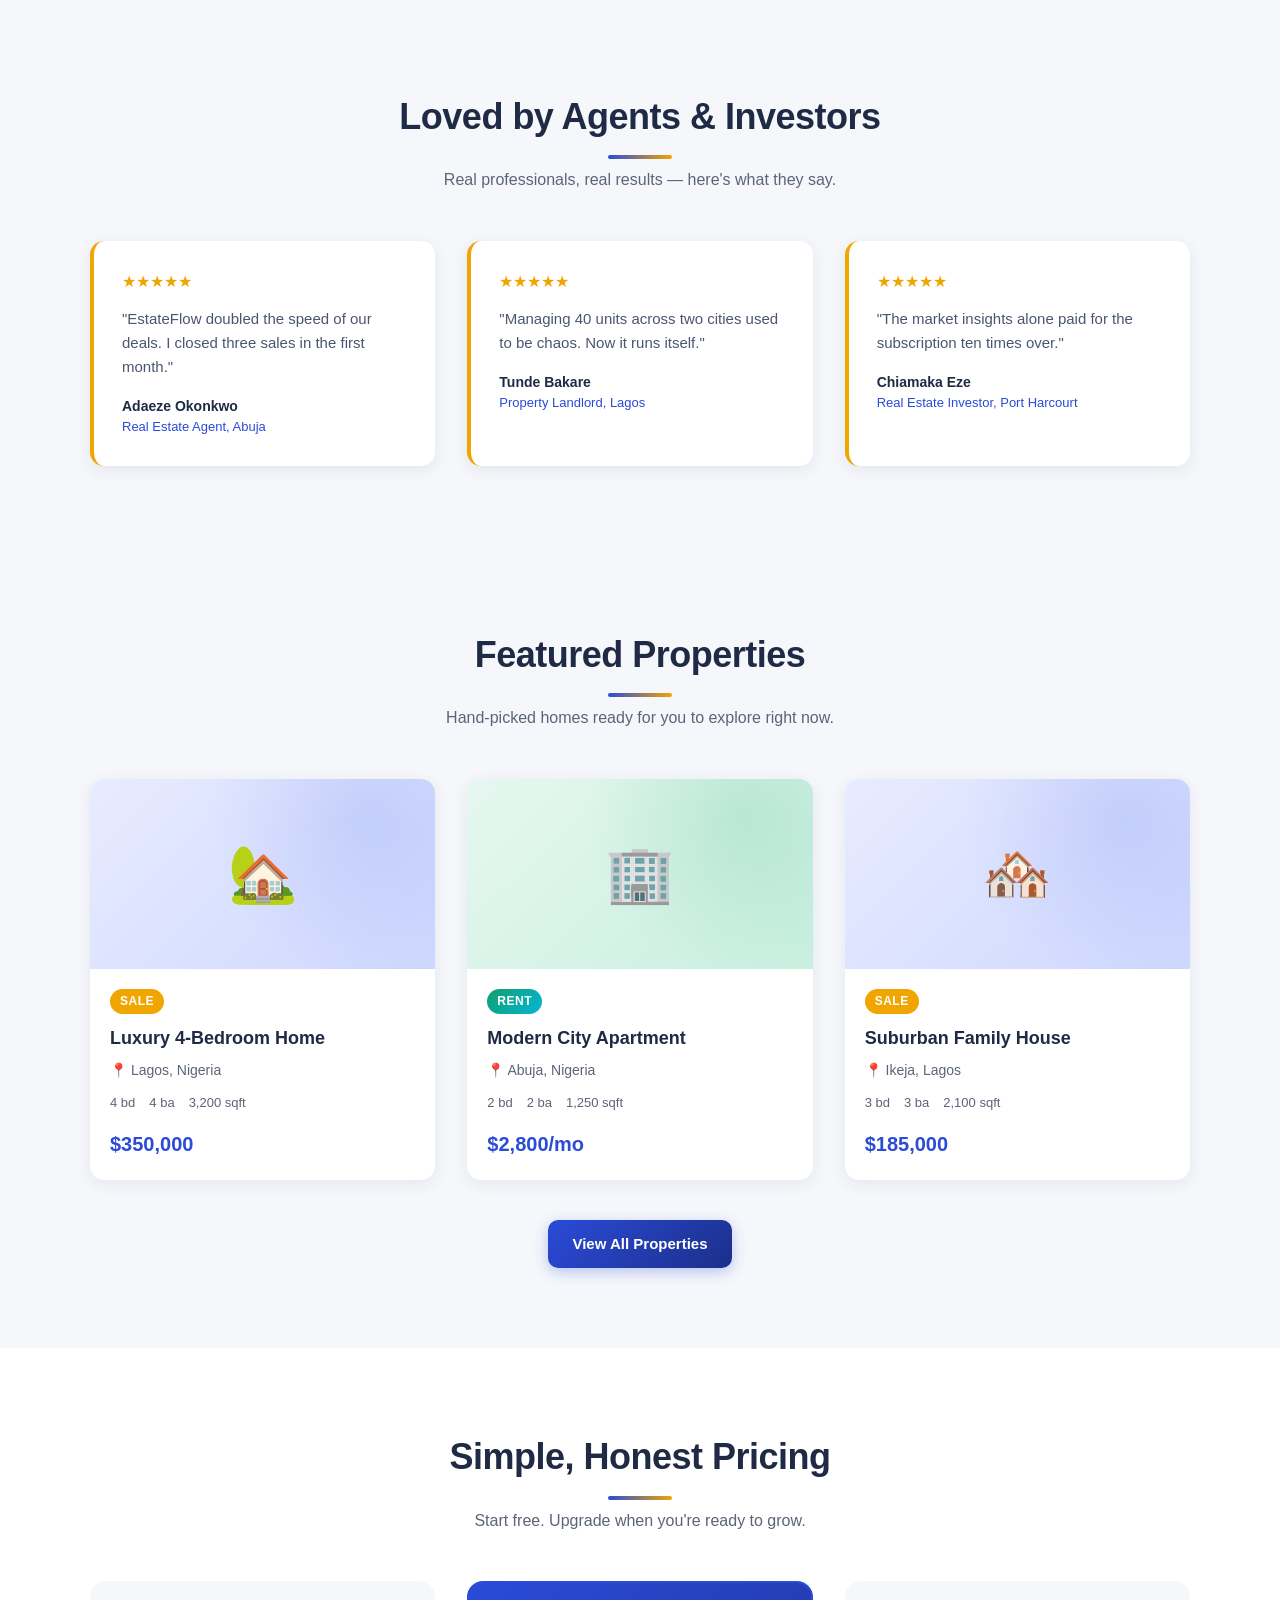
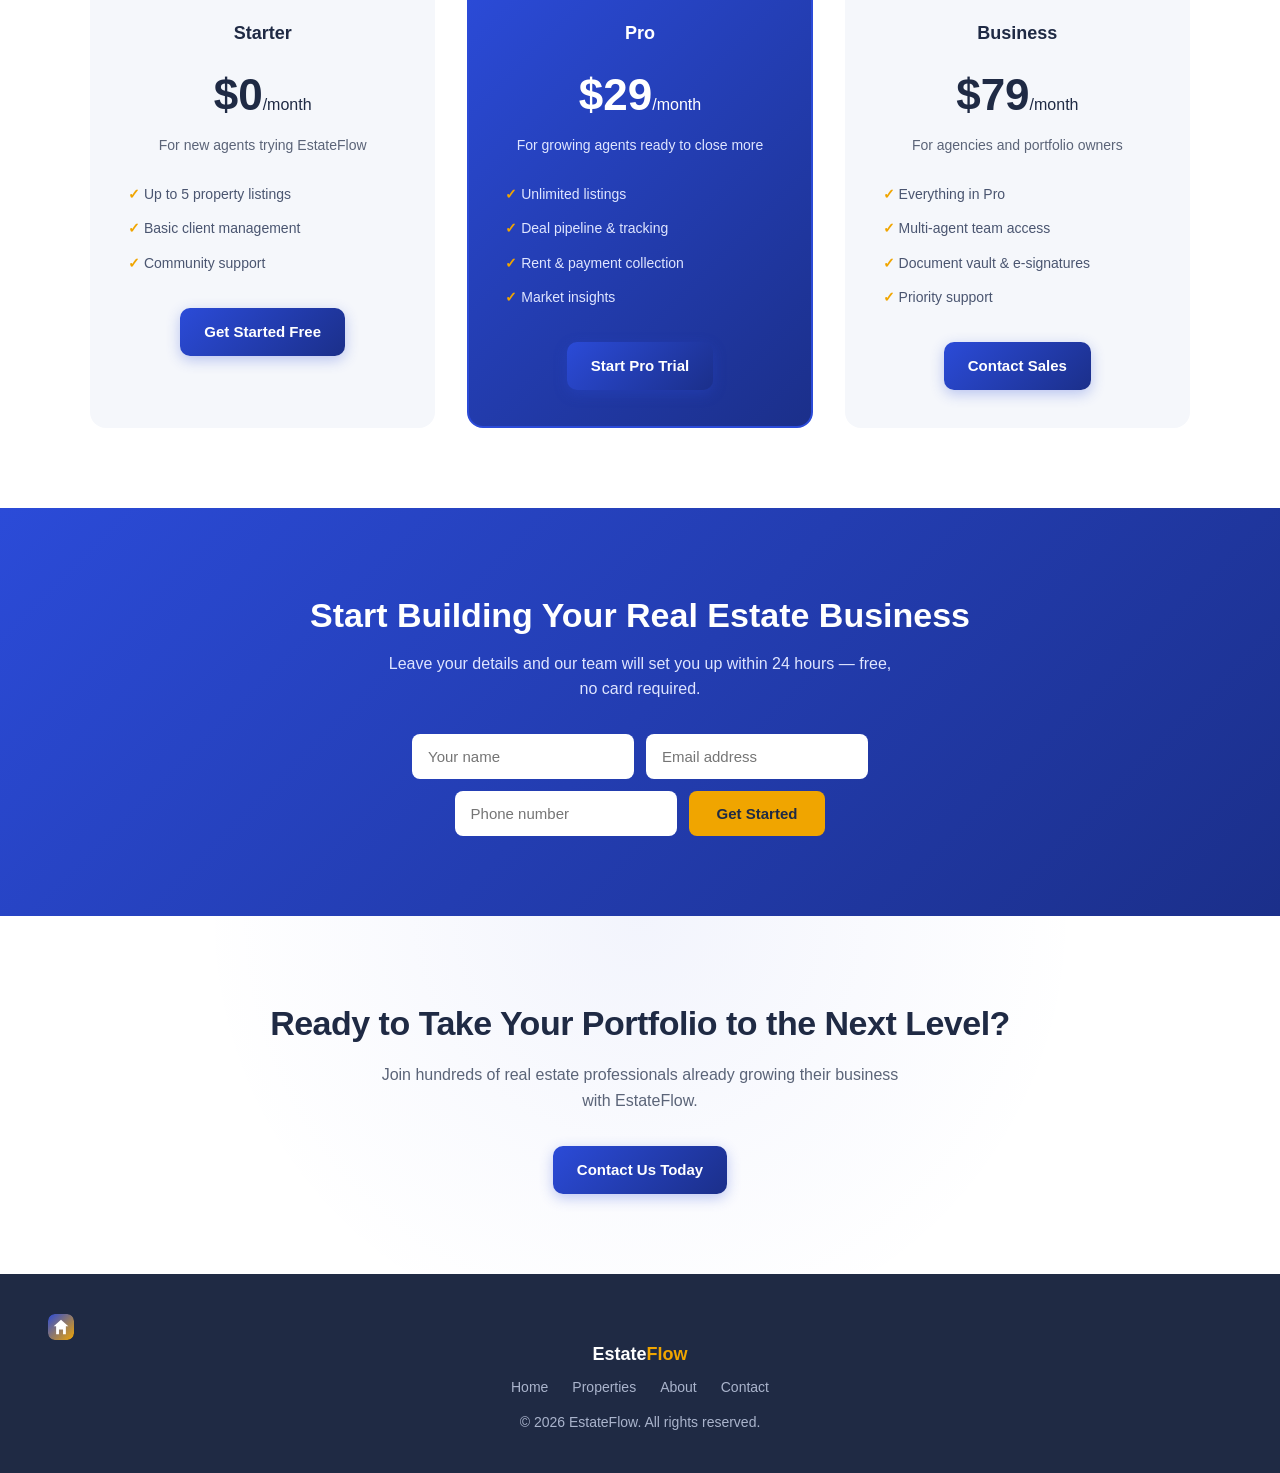
<file: contact.html>
<!DOCTYPE html>
<html lang="en">
<head>
    <meta charset="UTF-8">
    <meta name="viewport" content="width=device-width, initial-scale=1.0">
    <title>Contact Us — EstateFlow</title>
    <link rel="stylesheet" href="styles.css">
</head>
<body>
    <nav class="nav">
        <div class="logo"><img class="logo-mark" src="logo.svg" alt="EstateFlow logo">Estate<span>Flow</span></div>
        <div class="links">
            <a href="index.html">Home</a>
            <a href="properties.html">Properties</a>
            <a href="about.html">About</a>
            <a href="contact.html" class="active">Contact Us</a>
            <a href="contact.html" class="btn btn-primary">Get Started</a>
        </div>
    </nav>

    <section class="page-hero">
        <h1>Contact Us</h1>
        <p>Have a question or ready to start? Send us a message and we will get back to you within one business day.</p>
    </section>

    <section class="section">
        <div class="contact-info" style="margin-bottom: 48px;">
            <div class="card">
                <div class="icon">📍</div>
                <h3>Visit Us</h3>
                <p>12 Adeola Odeku Street, Victoria Island, Lagos, Nigeria</p>
            </div>
            <div class="card">
                <div class="icon">📞</div>
                <h3>Call Us</h3>
                <p>+234 800 123 4567</p>
            </div>
            <div class="card">
                <div class="icon">✉️</div>
                <h3>Email Us</h3>
                <p>hello@estateflow.com</p>
            </div>
        </div>

        <form class="contact-form" id="contactForm" novalidate>
            <div id="formSuccess" class="success" style="display:none;">Thank you! Your message has been sent. We will be in touch soon.</div>

            <label for="name">Full Name</label>
            <input type="text" id="name" placeholder="Your full name">
            <p class="error" id="nameError" style="display:none;">Please enter your name.</p>

            <label for="email">Email Address</label>
            <input type="email" id="email" placeholder="you@example.com">
            <p class="error" id="emailError" style="display:none;">Please enter a valid email address.</p>

            <label for="phone">Phone Number (optional)</label>
            <input type="tel" id="phone" placeholder="+234 800 123 4567">

            <label for="interest">I am interested in</label>
            <select id="interest">
                <option value="buying">Buying a property</option>
                <option value="selling">Selling a property</option>
                <option value="renting">Renting a property</option>
                <option value="demo">Booking a demo</option>
                <option value="other">Something else</option>
            </select>

            <label for="message">Message</label>
            <textarea id="message" rows="5" placeholder="Tell us how we can help..."></textarea>
            <p class="error" id="messageError" style="display:none;">Please enter a message of at least 10 characters.</p>

            <button type="submit" class="btn btn-primary" style="width: 100%;">Send Message</button>
        </form>
    </section>

    <footer>
        <div class="logo"><img class="logo-mark" src="logo.svg" alt="EstateFlow logo">Estate<span>Flow</span></div>
        <div class="footer-links">
            <a href="index.html">Home</a>
            <a href="properties.html">Properties</a>
            <a href="about.html">About</a>
            <a href="contact.html">Contact</a>
        </div>
        <p>&copy; <span data-year>2026</span> EstateFlow. All rights reserved.</p>
    </footer>

    <script src="auth.js"></script>
    <script src="script.js"></script>
    <script>
        function showError(id, show) {
            document.getElementById(id).style.display = show ? 'block' : 'none';
        }

        document.getElementById('contactForm').addEventListener('submit', function (e) {
            e.preventDefault();

            const name = document.getElementById('name').value.trim();
            const email = document.getElementById('email').value.trim();
            const message = document.getElementById('message').value.trim();

            let valid = true;

            if (!name) {
                showError('nameError', true);
                valid = false;
            } else {
                showError('nameError', false);
            }

            const emailOk = /^[^\s@]+@[^\s@]+\.[^\s@]+$/.test(email);
            if (!emailOk) {
                showError('emailError', true);
                valid = false;
            } else {
                showError('emailError', false);
            }

            if (message.length < 10) {
                showError('messageError', true);
                valid = false;
            } else {
                showError('messageError', false);
            }

            if (valid) {
                document.getElementById('formSuccess').style.display = 'block';
                this.reset();
                setTimeout(() => {
                    document.getElementById('formSuccess').style.display = 'none';
                }, 6000);
            }
        });
    </script>
    <script src="assistant.js"></script>
    <script src="theme.js"></script>
</body>
</html>
</file>
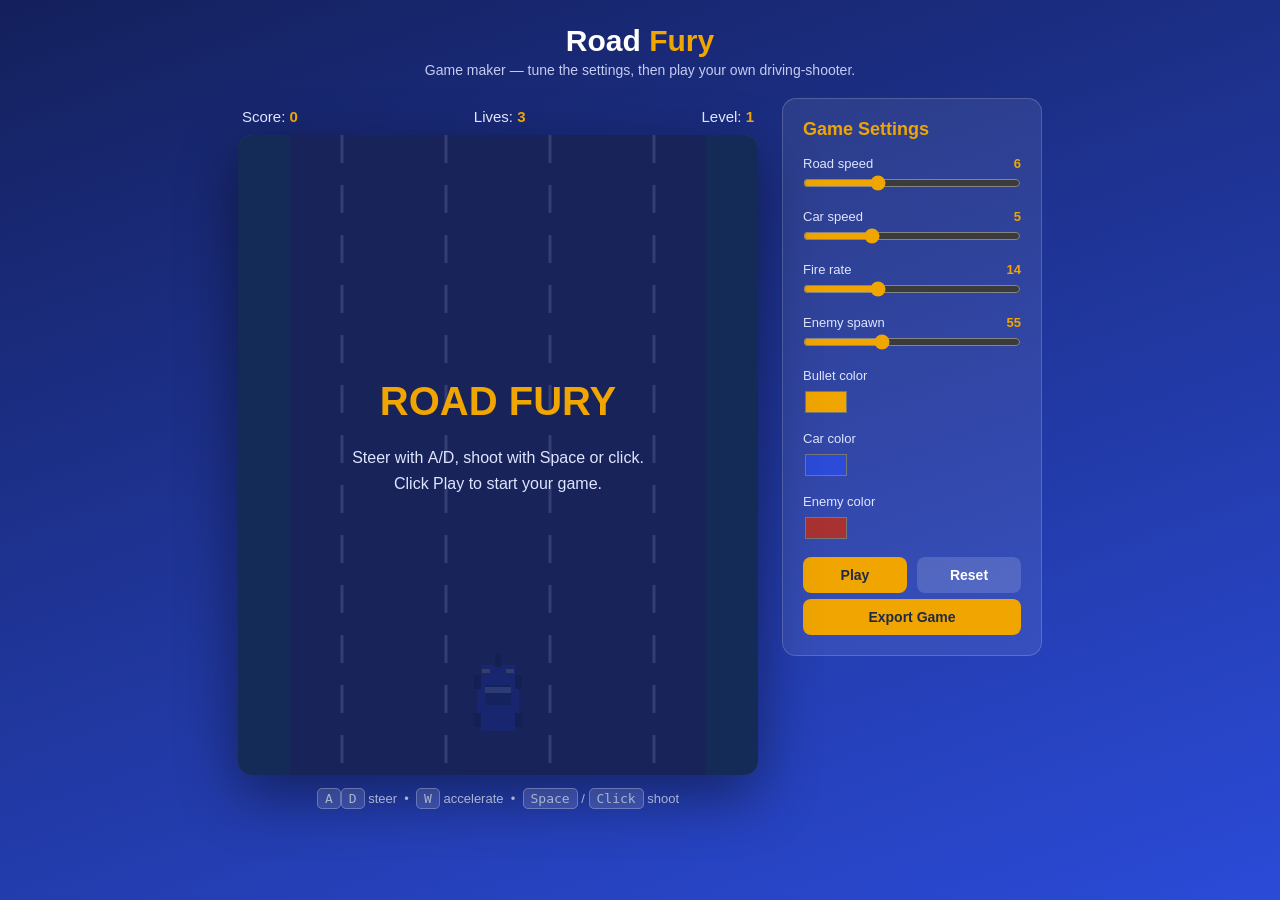
<file: game-maker.html>
<!DOCTYPE html>
<html lang="en">
<head>
    <meta charset="UTF-8">
    <meta name="viewport" content="width=device-width, initial-scale=1.0">
    <title>Road Fury — Game Maker</title>
    <style>
        * {
            margin: 0;
            padding: 0;
            box-sizing: border-box;
        }

        body {
            font-family: "Segoe UI", Arial, sans-serif;
            background: linear-gradient(160deg, #14205c 0%, #2b4bd8 100%);
            color: #ffffff;
            min-height: 100vh;
            padding: 24px;
            display: flex;
            flex-direction: column;
            align-items: center;
        }

        h1 {
            font-size: 30px;
            margin-bottom: 4px;
        }

        h1 span {
            color: #f0a500;
        }

        p.subtitle {
            color: #c3ccf2;
            font-size: 14px;
            margin-bottom: 20px;
        }

        .main {
            display: flex;
            gap: 24px;
            align-items: flex-start;
            flex-wrap: wrap;
            justify-content: center;
        }

        .stage {
            position: relative;
        }

        canvas {
            border-radius: 14px;
            background: #3b4a6b;
            box-shadow: 0 20px 60px rgba(0, 0, 0, 0.45);
            display: block;
            cursor: crosshair;
        }

        .hud {
            display: flex;
            justify-content: space-between;
            padding: 10px 4px;
            font-size: 15px;
            color: #dfe5ff;
        }

        .hud b {
            color: #f0a500;
        }

        .panel {
            background: rgba(255, 255, 255, 0.08);
            border: 1px solid rgba(255, 255, 255, 0.18);
            border-radius: 14px;
            padding: 20px;
            width: 260px;
        }

        .panel h2 {
            font-size: 18px;
            margin-bottom: 16px;
            color: #f0a500;
        }

        .field {
            margin-bottom: 14px;
        }

        .field label {
            display: flex;
            justify-content: space-between;
            font-size: 13px;
            color: #dfe5ff;
            margin-bottom: 4px;
        }

        .field label output {
            color: #f0a500;
            font-weight: 700;
        }

        .field input[type="range"] {
            width: 100%;
            accent-color: #f0a500;
        }

        .field .swatch {
            display: inline-block;
            width: 22px;
            height: 22px;
            border-radius: 6px;
            border: 2px solid rgba(255, 255, 255, 0.4);
            vertical-align: middle;
        }

        .field input[type="color"] {
            width: 46px;
            height: 30px;
            border: none;
            background: none;
            cursor: pointer;
        }

        .actions {
            display: flex;
            gap: 10px;
            margin-top: 6px;
        }

        button {
            flex: 1;
            padding: 10px 0;
            border: none;
            border-radius: 8px;
            font-weight: 700;
            font-size: 14px;
            cursor: pointer;
            transition: transform 0.15s ease;
        }

        button:hover {
            transform: translateY(-2px);
        }

        .btn-start {
            background: #f0a500;
            color: #1f2a44;
        }

        .btn-reset {
            background: rgba(255, 255, 255, 0.15);
            color: #ffffff;
        }

        .controls {
            margin-top: 16px;
            font-size: 13px;
            color: #aab4cc;
            text-align: center;
        }

        .controls kbd {
            background: rgba(255, 255, 255, 0.12);
            border: 1px solid rgba(255, 255, 255, 0.25);
            border-radius: 5px;
            padding: 2px 7px;
        }
    </style>
</head>
<body>
    <h1>Road <span>Fury</span></h1>
    <p class="subtitle">Game maker — tune the settings, then play your own driving-shooter.</p>

    <div class="main">
        <div class="stage">
            <div class="hud">
                <span>Score: <b id="score">0</b></span>
                <span>Lives: <b id="lives">3</b></span>
                <span>Level: <b id="level">1</b></span>
            </div>
            <canvas id="game" width="520" height="640"></canvas>
            <div class="controls">
                <kbd>A</kbd><kbd>D</kbd> steer &nbsp;•&nbsp;
                <kbd>W</kbd> accelerate &nbsp;•&nbsp;
                <kbd>Space</kbd> / <kbd>Click</kbd> shoot
            </div>
        </div>

        <div class="panel">
            <h2>Game Settings</h2>
            <div class="field">
                <label>Road speed <output id="outRoad">6</output></label>
                <input type="range" id="roadSpeed" min="2" max="14" value="6" step="1">
            </div>
            <div class="field">
                <label>Car speed <output id="outCar">5</output></label>
                <input type="range" id="carSpeed" min="2" max="12" value="5" step="1">
            </div>
            <div class="field">
                <label>Fire rate <output id="outFire">14</output></label>
                <input type="range" id="fireRate" min="6" max="30" value="14" step="1">
            </div>
            <div class="field">
                <label>Enemy spawn <output id="outSpawn">55</output></label>
                <input type="range" id="spawnRate" min="20" max="120" value="55" step="1">
            </div>
            <div class="field">
                <label>Bullet color</label>
                <input type="color" id="bulletColor" value="#f0a500">
            </div>
            <div class="field">
                <label>Car color</label>
                <input type="color" id="carColor" value="#2b4bd8">
            </div>
            <div class="field">
                <label>Enemy color</label>
                <input type="color" id="enemyColor" value="#a83232">
            </div>
            <div class="actions">
                <button class="btn-start" onclick="startGame()">Play</button>
                <button class="btn-reset" onclick="resetGame()">Reset</button>
            </div>
            <div class="actions">
                <button class="btn-start" onclick="exportGame()">Export Game</button>
            </div>
        </div>
    </div>

    <script>
        const canvas = document.getElementById('game');
        const ctx = canvas.getContext('2d');
        const W = canvas.width;
        const H = canvas.height;

        const scoreEl = document.getElementById('score');
        const livesEl = document.getElementById('lives');
        const levelEl = document.getElementById('level');

        const inputs = {
            roadSpeed: document.getElementById('roadSpeed'),
            carSpeed: document.getElementById('carSpeed'),
            fireRate: document.getElementById('fireRate'),
            spawnRate: document.getElementById('spawnRate'),
            bulletColor: document.getElementById('bulletColor'),
            carColor: document.getElementById('carColor'),
            enemyColor: document.getElementById('enemyColor')
        };

        const outputs = {
            road: document.getElementById('outRoad'),
            car: document.getElementById('outCar'),
            fire: document.getElementById('outFire'),
            spawn: document.getElementById('outSpawn')
        };

        function refreshOutputs() {
            outputs.road.textContent = inputs.roadSpeed.value;
            outputs.car.textContent = inputs.carSpeed.value;
            outputs.fire.textContent = inputs.fireRate.value;
            outputs.spawn.textContent = inputs.spawnRate.value;
        }

        ['roadSpeed', 'carSpeed', 'fireRate', 'spawnRate'].forEach(id => {
            document.getElementById(id).addEventListener('input', refreshOutputs);
        });

        const CAR_W = 42;
        const CAR_H = 72;
        let state = 'idle'; // idle | playing | over
        let score = 0;
        let lives = 3;
        let level = 1;
        let player = { x: W / 2 - CAR_W / 2, y: H - 110 };
        let bullets = [];
        let enemies = [];
        let spawnTimer = 0;
        let fireTimer = 0;
        let roadOffset = 0;
        let shooting = false;
        let mouse = { x: W / 2, y: H / 2 };

        function startGame() {
            score = 0;
            lives = 3;
            level = 1;
            player = { x: W / 2 - CAR_W / 2, y: H - 110 };
            bullets = [];
            enemies = [];
            spawnTimer = 0;
            fireTimer = 0;
            state = 'playing';
            updateHud();
        }

        function resetGame() {
            startGame();
        }

        function updateHud() {
            scoreEl.textContent = score;
            livesEl.textContent = lives;
            levelEl.textContent = level;
        }

        function drawRoad() {
            ctx.fillStyle = '#2c3550';
            ctx.fillRect(0, 0, W, H);
            // grass edges
            ctx.fillStyle = '#1e6b3a';
            ctx.fillRect(0, 0, 52, H);
            ctx.fillRect(W - 52, 0, 52, H);
            // lane dividers
            ctx.strokeStyle = '#e9ecff';
            ctx.lineWidth = 3;
            ctx.setLineDash([28, 22]);
            for (let i = 0; i < 4; i++) {
                const lx = 104 + i * 104;
                ctx.beginPath();
                ctx.moveTo(lx, roadOffset % 50);
                ctx.lineTo(lx, H);
                ctx.stroke();
            }
            ctx.setLineDash([]);
        }

        function spawnEnemy() {
            const lane = Math.floor(Math.random() * 4);
            const ex = 104 + lane * 104 - 21;
            enemies.push({
                x: ex,
                y: -CAR_H,
                vx: 0,
                vy: (1 + level * 0.4 + Math.random() * 1.2),
                hp: 1
            });
        }

        function drawCar(x, y, color, roofColor, isPlayer) {
            ctx.fillStyle = color;
            ctx.fillRect(x + 4, y, CAR_W - 8, CAR_H - 6);
            ctx.fillRect(x, y + 14, CAR_W, CAR_H - 30);
            ctx.fillStyle = roofColor;
            ctx.fillRect(x + 8, y + 20, CAR_W - 16, 20);
            // wheels
            ctx.fillStyle = '#111827';
            ctx.fillRect(x - 3, y + 10, 7, 14);
            ctx.fillRect(x + CAR_W - 4, y + 10, 7, 14);
            ctx.fillRect(x - 3, y + CAR_H - 24, 7, 14);
            ctx.fillRect(x + CAR_W - 4, y + CAR_H - 24, 7, 14);
            // windshield
            ctx.fillStyle = '#bcd3ff';
            ctx.fillRect(x + 8, y + 22, CAR_W - 16, 6);
            // headlights
            ctx.fillStyle = '#ffe89c';
            ctx.fillRect(x + 5, y + 4, 8, 4);
            ctx.fillRect(x + CAR_W - 13, y + 4, 8, 4);
            if (isPlayer) {
                // gun on top
                ctx.fillStyle = '#111827';
                ctx.fillRect(x + CAR_W / 2 - 3, y - 12, 6, 14);
            }
        }

        function update() {
            const road = Number(inputs.roadSpeed.value);
            const cspeed = Number(inputs.carSpeed.value);
            const fRate = Number(inputs.fireRate.value);
            const sRate = Number(inputs.spawnRate.value);
            const key = keyState;

            roadOffset += road;
            if (key['a'] || key['arrowleft']) player.x -= cspeed;
            if (key['d'] || key['arrowright']) player.x += cspeed;
            player.x = Math.max(56, Math.min(W - CAR_W - 56, player.x));

            // bullets
            for (let i = bullets.length - 1; i >= 0; i--) {
                const b = bullets[i];
                b.y += b.vy;
                if (b.y < -20) { bullets.splice(i, 1); continue; }
                let hit = false;
                for (let j = enemies.length - 1; j >= 0; j--) {
                    const e = enemies[j];
                    if (b.x > e.x - CAR_W / 2 && b.x < e.x + CAR_W / 2 &&
                        b.y > e.y && b.y < e.y + CAR_H) {
                        e.hp--;
                        if (e.hp <= 0) {
                            enemies.splice(j, 1);
                            score += 10;
                        }
                        hit = true;
                        break;
                    }
                }
                if (hit) bullets.splice(i, 1);
            }

            // fire
            fireTimer++;
            if (shooting && fireTimer >= fRate) {
                fireTimer = 0;
                bullets.push({ x: player.x + CAR_W / 2, y: player.y - 14, vy: -13 });
            }

            // spawn
            spawnTimer++;
            if (spawnTimer >= sRate) {
                spawnTimer = 0;
                spawnEnemy();
            }

            // enemies move + collide with player
            for (let i = enemies.length - 1; i >= 0; i--) {
                const e = enemies[i];
                e.y += e.vy;
                if (e.y > H) { enemies.splice(i, 1); continue; }
                const overlap =
                    e.x < player.x + CAR_W &&
                    e.x + CAR_W > player.x &&
                    e.y < player.y + CAR_H &&
                    e.y + CAR_H > player.y;
                if (overlap) {
                    enemies.splice(i, 1);
                    lives--;
                    if (lives <= 0) { state = 'over'; }
                }
            }

            // level up every 200 pts
            if (Math.floor(score / 200) + 1 > level) {
                level = Math.floor(score / 200) + 1;
            }

            updateHud();
        }

        function draw() {
            ctx.clearRect(0, 0, W, H);
            drawRoad();

            // enemies
            enemies.forEach(e => drawCar(e.x, e.y, inputs.enemyColor.value, '#5f1a1a', false));

            // player
            if (state !== 'over') {
                drawCar(player.x, player.y, inputs.carColor.value, '#16306b', true);
            }

            // bullets
            ctx.fillStyle = inputs.bulletColor.value;
            bullets.forEach(b => {
                ctx.beginPath();
                ctx.arc(b.x, b.y, 4, 0, Math.PI * 2);
                ctx.fill();
            });

            if (state === 'idle') {
                ctx.fillStyle = 'rgba(20,32,92,0.85)';
                ctx.fillRect(0, 0, W, H);
                ctx.textAlign = 'center';
                ctx.fillStyle = '#f0a500';
                ctx.font = 'bold 40px "Segoe UI", Arial';
                ctx.fillText('ROAD FURY', W / 2, H / 2 - 40);
                ctx.fillStyle = '#dfe5ff';
                ctx.font = '16px "Segoe UI", Arial';
                ctx.fillText('Steer with A/D, shoot with Space or click.', W / 2, H / 2 + 8);
                ctx.fillText('Click Play to start your game.', W / 2, H / 2 + 34);
            } else if (state === 'over') {
                ctx.fillStyle = 'rgba(20,32,92,0.85)';
                ctx.fillRect(0, 0, W, H);
                ctx.textAlign = 'center';
                ctx.fillStyle = '#f0a500';
                ctx.font = 'bold 40px "Segoe UI", Arial';
                ctx.fillText('WRECKED!', W / 2, H / 2 - 40);
                ctx.fillStyle = '#dfe5ff';
                ctx.font = '17px "Segoe UI", Arial';
                ctx.fillText('Score: ' + score + '  |  Level: ' + level, W / 2, H / 2 + 4);
                ctx.fillText('Adjust settings, then click Play again.', W / 2, H / 2 + 34);
            }
        }

        const keyState = {};
        document.addEventListener('keydown', e => {
            keyState[e.key.toLowerCase()] = true;
            if (e.key === ' ') e.preventDefault();
        });
        document.addEventListener('keyup', e => {
            keyState[e.key.toLowerCase()] = false;
        });

        canvas.addEventListener('mousemove', e => {
            const r = canvas.getBoundingClientRect();
            mouse.x = e.clientX - r.left;
            mouse.y = e.clientY - r.top;
        });
        canvas.addEventListener('mousedown', () => { shooting = true; });
        window.addEventListener('mouseup', () => { shooting = false; });

        refreshOutputs();

        function loop() {
            if (state === 'playing') update();
            draw();
            requestAnimationFrame(loop);
        }
        loop();

        function exportGame() {
            const cfg = {
                roadSpeed: inputs.roadSpeed.value,
                carSpeed: inputs.carSpeed.value,
                fireRate: inputs.fireRate.value,
                spawnRate: inputs.spawnRate.value,
                bulletColor: inputs.bulletColor.value,
                carColor: inputs.carColor.value,
                enemyColor: inputs.enemyColor.value
            };

            const template = `<!DOCTYPE html>
<html lang="en">
<head>
    <meta charset="UTF-8">
    <meta name="viewport" content="width=device-width, initial-scale=1.0">
    <title>Road Fury</title>
    <style>
        * { margin: 0; padding: 0; box-sizing: border-box; }
        body {
            font-family: "Segoe UI", Arial, sans-serif;
            background: linear-gradient(160deg, #14205c 0%, #2b4bd8 100%);
            color: #fff;
            min-height: 100vh;
            display: flex;
            flex-direction: column;
            align-items: center;
            justify-content: center;
            padding: 20px;
        }
        h1 { font-size: 28px; margin-bottom: 4px; }
        h1 span { color: #f0a500; }
        p.sub { color: #c3ccf2; font-size: 14px; margin-bottom: 16px; }
        .hud {
            display: flex; justify-content: space-between;
            width: 520px; padding: 10px 4px; font-size: 15px; color: #dfe5ff;
        }
        .hud b { color: #f0a500; }
        canvas { border-radius: 14px; box-shadow: 0 20px 60px rgba(0,0,0,0.45); cursor: crosshair; }
        .controls { margin-top: 14px; font-size: 13px; color: #aab4cc; }
        .controls kbd {
            background: rgba(255,255,255,0.12); border: 1px solid rgba(255,255,255,0.25);
            border-radius: 5px; padding: 2px 7px;
        }
    </style>
</head>
<body>
    <h1>Road <span>Fury</span></h1>
    <p class="sub">Your customized driving-shooter game.</p>
    <div class="hud">
        <span>Score: <b id="score">0</b></span>
        <span>Lives: <b id="lives">3</b></span>
        <span>Level: <b id="level">1</b></span>
    </div>
    <canvas id="game" width="520" height="640"></canvas>
    <div class="controls">
        <kbd>A</kbd><kbd>D</kbd> steer &nbsp;•&nbsp;
        <kbd>Space</kbd> / <kbd>Click</kbd> shoot
    </div>
    <script>
        const canvas = document.getElementById('game');
        const ctx = canvas.getContext('2d');
        const W = canvas.width;
        const H = canvas.height;

        const SETTINGS = {
            roadSpeed: ${cfg.roadSpeed},
            carSpeed: ${cfg.carSpeed},
            fireRate: ${cfg.fireRate},
            spawnRate: ${cfg.spawnRate},
            bulletColor: '${cfg.bulletColor}',
            carColor: '${cfg.carColor}',
            enemyColor: '${cfg.enemyColor}'
        };

        const scoreEl = document.getElementById('score');
        const livesEl = document.getElementById('lives');
        const levelEl = document.getElementById('level');

        const CAR_W = 42, CAR_H = 72;
        let state = 'idle';
        let score = 0, lives = 3, level = 1;
        let player = { x: W/2 - CAR_W/2, y: H - 110 };
        let bullets = [], enemies = [], spawnTimer = 0, fireTimer = 0, roadOffset = 0;
        let shooting = false;

        function updateHud() {
            scoreEl.textContent = score;
            livesEl.textContent = lives;
            levelEl.textContent = level;
        }

        function startGame() {
            score = 0; lives = 3; level = 1;
            player = { x: W/2 - CAR_W/2, y: H - 110 };
            bullets = []; enemies = []; spawnTimer = 0; fireTimer = 0;
            state = 'playing';
            updateHud();
        }

        function drawRoad() {
            ctx.fillStyle = '#2c3550';
            ctx.fillRect(0, 0, W, H);
            ctx.fillStyle = '#1e6b3a';
            ctx.fillRect(0, 0, 52, H);
            ctx.fillRect(W - 52, 0, 52, H);
            ctx.strokeStyle = '#e9ecff';
            ctx.lineWidth = 3;
            ctx.setLineDash([28, 22]);
            for (let i = 0; i < 4; i++) {
                ctx.beginPath();
                ctx.moveTo(104 + i*104, roadOffset % 50);
                ctx.lineTo(104 + i*104, H);
                ctx.stroke();
            }
            ctx.setLineDash([]);
        }

        function drawCar(x, y, color, roofColor, isPlayer) {
            ctx.fillStyle = color;
            ctx.fillRect(x + 4, y, CAR_W - 8, CAR_H - 6);
            ctx.fillRect(x, y + 14, CAR_W, CAR_H - 30);
            ctx.fillStyle = roofColor;
            ctx.fillRect(x + 8, y + 20, CAR_W - 16, 20);
            ctx.fillStyle = '#111827';
            ctx.fillRect(x - 3, y + 10, 7, 14);
            ctx.fillRect(x + CAR_W - 4, y + 10, 7, 14);
            ctx.fillRect(x - 3, y + CAR_H - 24, 7, 14);
            ctx.fillRect(x + CAR_W - 4, y + CAR_H - 24, 7, 14);
            ctx.fillStyle = '#bcd3ff';
            ctx.fillRect(x + 8, y + 22, CAR_W - 16, 6);
            ctx.fillStyle = '#ffe89c';
            ctx.fillRect(x + 5, y + 4, 8, 4);
            ctx.fillRect(x + CAR_W - 13, y + 4, 8, 4);
            if (isPlayer) {
                ctx.fillStyle = '#111827';
                ctx.fillRect(x + CAR_W/2 - 3, y - 12, 6, 14);
            }
        }

        function update() {
            roadOffset += SETTINGS.roadSpeed;
            const key = keyState;
            if (key['a'] || key['arrowleft']) player.x -= SETTINGS.carSpeed;
            if (key['d'] || key['arrowright']) player.x += SETTINGS.carSpeed;
            player.x = Math.max(56, Math.min(W - CAR_W - 56, player.x));

            for (let i = bullets.length - 1; i >= 0; i--) {
                const b = bullets[i];
                b.y += b.vy;
                if (b.y < -20) { bullets.splice(i, 1); continue; }
                let hit = false;
                for (let j = enemies.length - 1; j >= 0; j--) {
                    const e = enemies[j];
                    if (b.x > e.x - CAR_W/2 && b.x < e.x + CAR_W/2 && b.y > e.y && b.y < e.y + CAR_H) {
                        e.hp--;
                        if (e.hp <= 0) { enemies.splice(j, 1); score += 10; }
                        hit = true;
                        break;
                    }
                }
                if (hit) bullets.splice(i, 1);
            }

            fireTimer++;
            if (shooting && fireTimer >= SETTINGS.fireRate) {
                fireTimer = 0;
                bullets.push({ x: player.x + CAR_W/2, y: player.y - 14, vy: -13 });
            }

            spawnTimer++;
            if (spawnTimer >= SETTINGS.spawnRate) {
                spawnTimer = 0;
                enemies.push({ x: 104 + Math.floor(Math.random()*4)*104 - 21, y: -CAR_H, vy: 1 + level*0.4 + Math.random()*1.2, hp: 1 });
            }

            for (let i = enemies.length - 1; i >= 0; i--) {
                const e = enemies[i];
                e.y += e.vy;
                if (e.y > H) { enemies.splice(i, 1); continue; }
                if (e.x < player.x + CAR_W && e.x + CAR_W > player.x && e.y < player.y + CAR_H && e.y + CAR_H > player.y) {
                    enemies.splice(i, 1);
                    lives--;
                    if (lives <= 0) state = 'over';
                }
            }

            const nl = Math.floor(score / 200) + 1;
            if (nl > level) level = nl;
            updateHud();
        }

        function draw() {
            ctx.clearRect(0, 0, W, H);
            drawRoad();
            enemies.forEach(e => drawCar(e.x, e.y, SETTINGS.enemyColor, '#5f1a1a', false));
            if (state !== 'over') drawCar(player.x, player.y, SETTINGS.carColor, '#16306b', true);
            ctx.fillStyle = SETTINGS.bulletColor;
            bullets.forEach(b => {
                ctx.beginPath();
                ctx.arc(b.x, b.y, 4, 0, Math.PI*2);
                ctx.fill();
            });
            if (state === 'idle') {
                ctx.fillStyle = 'rgba(20,32,92,0.85)';
                ctx.fillRect(0, 0, W, H);
                ctx.textAlign = 'center';
                ctx.fillStyle = '#f0a500';
                ctx.font = 'bold 40px "Segoe UI", Arial';
                ctx.fillText('ROAD FURY', W/2, H/2 - 40);
                ctx.fillStyle = '#dfe5ff';
                ctx.font = '16px "Segoe UI", Arial';
                ctx.fillText('Steer with A/D, shoot with Space or click.', W/2, H/2 + 8);
                ctx.fillText('Press Enter to start.', W/2, H/2 + 34);
            } else if (state === 'over') {
                ctx.fillStyle = 'rgba(20,32,92,0.85)';
                ctx.fillRect(0, 0, W, H);
                ctx.textAlign = 'center';
                ctx.fillStyle = '#f0a500';
                ctx.font = 'bold 40px "Segoe UI", Arial';
                ctx.fillText('WRECKED!', W/2, H/2 - 40);
                ctx.fillStyle = '#dfe5ff';
                ctx.font = '17px "Segoe UI", Arial';
                ctx.fillText('Score: ' + score + '  |  Level: ' + level, W/2, H/2 + 4);
                ctx.fillText('Press Enter to play again.', W/2, H/2 + 34);
            }
        }

        const keyState = {};
        document.addEventListener('keydown', e => {
            keyState[e.key.toLowerCase()] = true;
            if (e.key === ' ') e.preventDefault();
            if (e.key === 'Enter' && state !== 'playing') startGame();
        });
        document.addEventListener('keyup', e => {
            keyState[e.key.toLowerCase()] = false;
        });
        canvas.addEventListener('mousedown', () => { shooting = true; });
        window.addEventListener('mouseup', () => { shooting = false; });

        function loop() {
            if (state === 'playing') update();
            draw();
            requestAnimationFrame(loop);
        }
        loop();
    <\/script>
</body>
</html>`;

            const blob = new Blob([template], { type: 'text/html' });
            const url = URL.createObjectURL(blob);
            const a = document.createElement('a');
            a.href = url;
            a.download = 'road-fury.html';
            document.body.appendChild(a);
            a.click();
            document.body.removeChild(a);
            URL.revokeObjectURL(url);
        }
    </script>
</body>
</html>
</file>
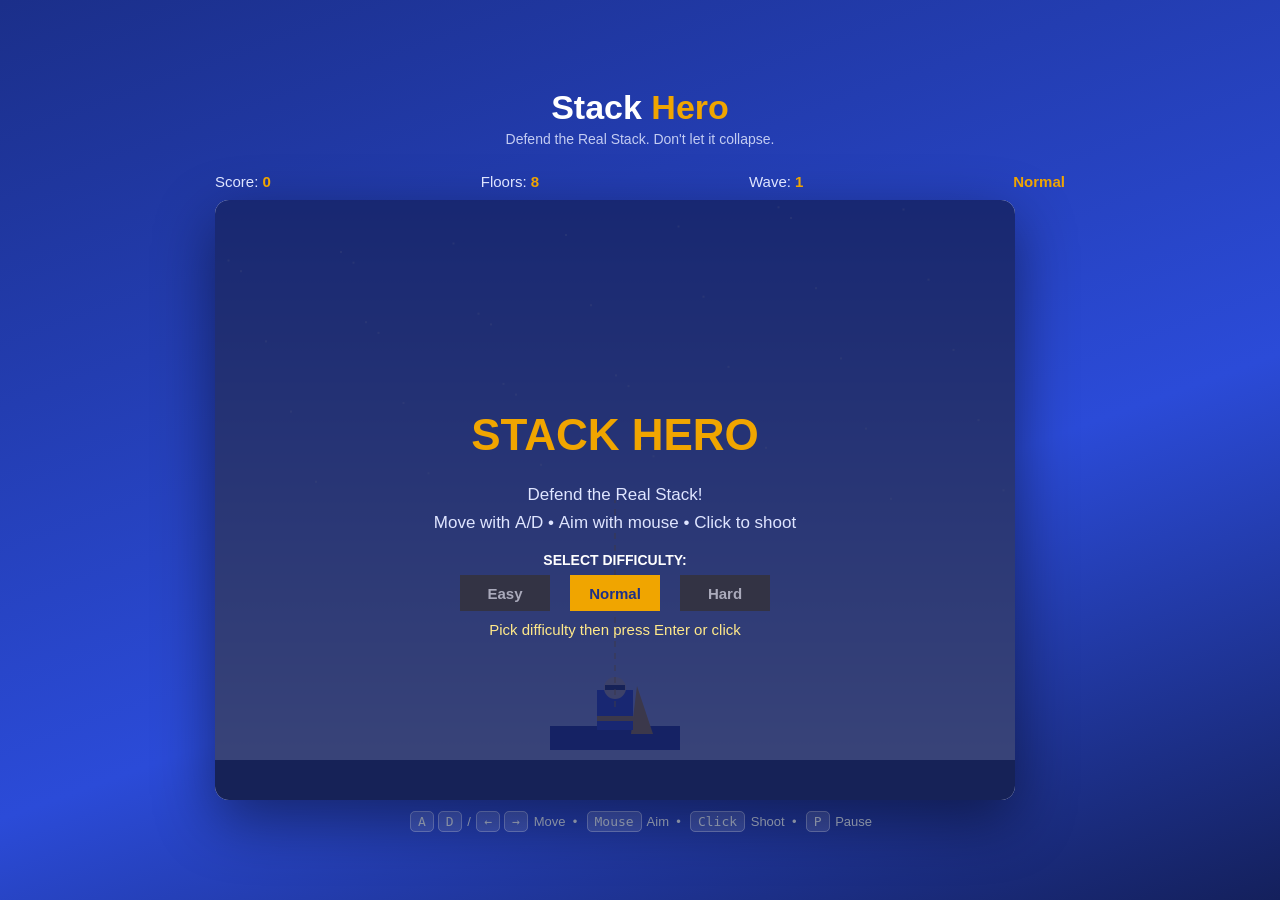
<file: game.html>
<!DOCTYPE html>
<html lang="en">
<head>
    <meta charset="UTF-8">
    <meta name="viewport" content="width=device-width, initial-scale=1.0">
    <title>Stack Hero — Defend the Real Stack</title>
    <style>
        * {
            margin: 0;
            padding: 0;
            box-sizing: border-box;
        }

        body {
            font-family: "Segoe UI", Arial, sans-serif;
            background: linear-gradient(160deg, #1b2f8a 0%, #2b4bd8 60%, #14205c 100%);
            color: #ffffff;
            display: flex;
            flex-direction: column;
            align-items: center;
            justify-content: center;
            min-height: 100vh;
            overflow: hidden;
        }

        h1 {
            font-size: 34px;
            margin: 16px 0 4px;
        }

        h1 span {
            color: #f0a500;
        }

        p.subtitle {
            color: #c3ccf2;
            margin-bottom: 16px;
            font-size: 14px;
        }

        .wrap {
            position: relative;
            display: inline-block;
        }

        canvas {
            border-radius: 14px;
            box-shadow: 0 20px 60px rgba(0, 0, 0, 0.45);
            background: #eef1ff;
            display: block;
            cursor: crosshair;
        }

        .hud {
            display: flex;
            justify-content: space-between;
            align-items: center;
            width: 850px;
            padding: 10px 0;
            font-size: 15px;
            color: #dfe5ff;
        }

        .hud b {
            color: #f0a500;
        }

        .controls {
            margin-top: 14px;
            font-size: 13px;
            color: #aab4cc;
        }

        .controls kbd {
            background: rgba(255, 255, 255, 0.12);
            border: 1px solid rgba(255, 255, 255, 0.25);
            border-radius: 5px;
            padding: 2px 7px;
            margin: 0 2px;
        }
    </style>
</head>
<body>
    <h1>Stack <span>Hero</span></h1>
    <p class="subtitle">Defend the Real Stack. Don't let it collapse.</p>

    <div class="wrap">
        <div class="hud">
            <span>Score: <b id="score">0</b></span>
            <span>Floors: <b id="floors">8</b></span>
            <span>Wave: <b id="wave">1</b></span>
            <span id="diffLabel" style="color:#f0a500;font-weight:bold">Normal</span>
        </div>
        <canvas id="game" width="800" height="600"></canvas>
    </div>

    <div class="controls">
        <kbd>A</kbd><kbd>D</kbd> / <kbd>&larr;</kbd><kbd>&rarr;</kbd> Move &nbsp;•&nbsp;
        <kbd>Mouse</kbd> Aim &nbsp;•&nbsp; <kbd>Click</kbd> Shoot &nbsp;•&nbsp;
        <kbd>P</kbd> Pause
    </div>

    <script>
        const canvas = document.getElementById('game');
        const ctx = canvas.getContext('2d');
        const scoreEl = document.getElementById('score');
        const floorsEl = document.getElementById('floors');
        const waveEl = document.getElementById('wave');
        const diffLabel = document.getElementById('diffLabel');

        const W = canvas.width;
        const H = canvas.height;

        const PLAYER_W = 44;
        const PLAYER_H = 54;
        const PLAYER_SPEED = 5.5;

        let state = 'start'; // start | playing | over | paused
        let difficulty = 'normal';
        let score = 0;
        let wave = 1;
        let hero = { x: W / 2 - PLAYER_W / 2, y: H - 120 };
        let mouse = { x: W / 2, y: H / 2 };
        let bullets = [];
        let enemies = [];
        let spawnTimer = 0;

        const FLOOR_W = 150;
        const FLOOR_H = 16;
        let floors = [];
        let floorX = W / 2 - FLOOR_W / 2;
        let floorBaseY = H - 90;

        const diffBtns = [
            { label: 'Easy', x: W / 2 - 155, y: H / 2 + 75, w: 90, h: 36, diff: 'easy' },
            { label: 'Normal', x: W / 2 - 45, y: H / 2 + 75, w: 90, h: 36, diff: 'normal' },
            { label: 'Hard', x: W / 2 + 65, y: H / 2 + 75, w: 90, h: 36, diff: 'hard' }
        ];

        function getDiffSettings() {
            if (difficulty === 'easy') return { startFloors: 10, spawnRate: 110, enemySpdMul: 0.7, enemyHpMul: 1, scoreMult: 0.8, fireRate: 12 };
            if (difficulty === 'hard') return { startFloors: 6, spawnRate: 55, enemySpdMul: 1.5, enemyHpMul: 1, scoreMult: 1.5, fireRate: 18 };
            return { startFloors: 8, spawnRate: 90, enemySpdMul: 1.0, enemyHpMul: 1, scoreMult: 1.0, fireRate: 14 };
        }

        function resetFloors() {
            floors = [];
            var n = getDiffSettings().startFloors;
            for (let i = 0; i < n; i++) {
                floors.push({ x: floorX, y: floorBaseY - i * 30 });
            }
        }

        function startGame() {
            score = 0;
            wave = 1;
            bullets = [];
            enemies = [];
            spawnTimer = 0;
            hero = { x: W / 2 - PLAYER_W / 2, y: H - 120 };
            diffLabel.textContent = difficulty.charAt(0).toUpperCase() + difficulty.slice(1);
            resetFloors();
            state = 'playing';
            updateHud();
        }

        function updateHud() {
            scoreEl.textContent = score;
            floorsEl.textContent = floors.length;
            waveEl.textContent = wave;
        }

        function spawnEnemy() {
            const ds = getDiffSettings();
            const side = Math.random() < 0.5 ? -1 : 1;
            const speed = (0.7 + wave * 0.18 + Math.random() * 0.6) * ds.enemySpdMul;
            const type = Math.random() < 0.25 + wave * 0.02 ? 'tank' : 'creep';
            enemies.push({
                x: W / 2 + side * (200 + Math.random() * 250),
                y: 40,
                vx: -side * speed,
                vy: (0.9 + wave * 0.08) * ds.enemySpdMul,
                hp: type === 'tank' ? 3 : 1,
                r: type === 'tank' ? 22 : 14,
                type: type
            });
        }

        function update() {
            // move hero
            const keys = keyState;
            let dx = 0;
            if (keys['a'] || keys['arrowleft']) dx -= 1;
            if (keys['d'] || keys['arrowright']) dx += 1;
            hero.x += dx * PLAYER_SPEED;
            hero.x = Math.max(10, Math.min(W - PLAYER_W - 10, hero.x));

            // bullets
            for (let i = bullets.length - 1; i >= 0; i--) {
                const b = bullets[i];
                b.x += b.vx;
                b.y += b.vy;
                b.life--;
                if (b.life <= 0 || b.x < -20 || b.x > W + 20 || b.y < -20 || b.y > H + 20) {
                    bullets.splice(i, 1);
                    continue;
                }
                // hit enemies
                let hit = false;
                for (let j = enemies.length - 1; j >= 0; j--) {
                    const e = enemies[j];
                    const d = Math.hypot(b.x - e.x, b.y - e.y);
                    if (d < e.r + 5) {
                        e.hp--;
                        if (e.hp <= 0) {
                            enemies.splice(j, 1);
                            score += Math.floor((e.type === 'tank' ? 30 : 10) * getDiffSettings().scoreMult);
                        }
                        hit = true;
                        break;
                    }
                }
                if (hit) bullets.splice(i, 1);
            }

            // spawn
            const spawnRate = Math.max(30, getDiffSettings().spawnRate - wave * 6);
            spawnTimer++;
            if (spawnTimer >= spawnRate) {
                spawnTimer = 0;
                spawnEnemy();
            }

            // enemies
            for (let i = enemies.length - 1; i >= 0; i--) {
                const e = enemies[i];
                e.x += e.vx;
                e.y += e.vy;
                e.vx *= 0.995;

                // collision with hero
                const hd = Math.hypot(
                    e.x - (hero.x + PLAYER_W / 2),
                    e.y - (hero.y + PLAYER_H / 2)
                );
                if (hd < e.r + PLAYER_W / 2) {
                    e.vx = e.x < hero.x + PLAYER_W / 2 ? -3 : 3;
                }

                // damage floors
                let removed = false;
                for (let f = floors.length - 1; f >= 0; f--) {
                    const fl = floors[f];
                    if (
                        e.y + e.r > fl.y &&
                        e.y - e.r < fl.y + FLOOR_H &&
                        e.x + e.r > fl.x &&
                        e.x - e.r < fl.x + FLOOR_W
                    ) {
                        floors.splice(f, 1);
                        enemies.splice(i, 1);
                        removed = true;
                        break;
                    }
                }
                if (removed) continue;

                // reached ground
                if (e.y > H - e.r) {
                    enemies.splice(i, 1);
                    if (floors.length > 0) floors.shift();
                }
            }

            // wave progression
            const remaining = enemies.length;
            if (remaining === 0 && spawnTimer > 60 && floors.length > 0) {
                wave++;
                spawnTimer = 0;
                for (let i = 0; i < wave; i++) spawnEnemy();
            }

            if (floors.length === 0) {
                state = 'over';
            }

            updateHud();
        }

        function draw() {
            ctx.clearRect(0, 0, W, H);

            // sky
            const sky = ctx.createLinearGradient(0, 0, 0, H);
            sky.addColorStop(0, '#2b4bd8');
            sky.addColorStop(1, '#eef1ff');
            ctx.fillStyle = sky;
            ctx.fillRect(0, 0, W, H);

            // stars
            ctx.fillStyle = 'rgba(255,255,255,0.35)';
            for (let i = 0; i < 40; i++) {
                const sx = (i * 137.5) % W;
                const sy = (i * 61.7) % (H / 2);
                ctx.fillRect(sx, sy, 2, 2);
            }

            // ground
            ctx.fillStyle = '#1f2a44';
            ctx.fillRect(0, H - 40, W, 40);

            // stack floors
            floors.forEach((fl, i) => {
                ctx.fillStyle = i % 2 === 0 ? '#2b4bd8' : '#3d5af0';
                ctx.fillRect(fl.x, fl.y, FLOOR_W, FLOOR_H);
                ctx.fillStyle = '#f0a500';
                ctx.fillRect(fl.x + 6, fl.y + 3, 12, FLOOR_H - 6);
            });
            // stack base
            ctx.fillStyle = '#1b2f8a';
            ctx.fillRect(floorX + 10, floorBaseY + 16, FLOOR_W - 20, 24);

            // hero
            const hx = hero.x;
            const hy = hero.y;
            // cape
            ctx.fillStyle = '#f0a500';
            ctx.beginPath();
            ctx.moveTo(hx + PLAYER_W, hy + 6);
            ctx.lineTo(hx + PLAYER_W + 16, hy + PLAYER_H);
            ctx.lineTo(hx + PLAYER_W - 6, hy + PLAYER_H);
            ctx.closePath();
            ctx.fill();
            // body
            ctx.fillStyle = '#2b4bd8';
            ctx.fillRect(hx + 4, hy + 10, PLAYER_W - 8, PLAYER_H - 14);
            // head
            ctx.fillStyle = '#f5d7a8';
            ctx.beginPath();
            ctx.arc(hx + PLAYER_W / 2, hy + 8, 11, 0, Math.PI * 2);
            ctx.fill();
            // mask
            ctx.fillStyle = '#1f2a44';
            ctx.fillRect(hx + PLAYER_W / 2 - 10, hy + 5, 20, 5);
            // belt
            ctx.fillStyle = '#f0a500';
            ctx.fillRect(hx + 4, hy + PLAYER_H - 18, PLAYER_W - 8, 5);

            // aim line
            ctx.strokeStyle = 'rgba(240,165,0,0.5)';
            ctx.lineWidth = 2;
            ctx.setLineDash([6, 6]);
            ctx.beginPath();
            ctx.moveTo(hx + PLAYER_W / 2, hy + PLAYER_H / 2);
            ctx.lineTo(mouse.x, mouse.y);
            ctx.stroke();
            ctx.setLineDash([]);

            // bullets
            ctx.fillStyle = '#f0a500';
            bullets.forEach(b => {
                ctx.beginPath();
                ctx.arc(b.x, b.y, 4, 0, Math.PI * 2);
                ctx.fill();
            });

            // enemies
            enemies.forEach(e => {
                const c = e.type === 'tank' ? '#a83232' : '#7a1fa8';
                ctx.fillStyle = c;
                ctx.beginPath();
                ctx.arc(e.x, e.y, e.r, 0, Math.PI * 2);
                ctx.fill();
                // eyes
                ctx.fillStyle = '#ffffff';
                ctx.beginPath();
                ctx.arc(e.x - e.r / 2, e.y - 4, 4, 0, Math.PI * 2);
                ctx.arc(e.x + e.r / 2, e.y - 4, 4, 0, Math.PI * 2);
                ctx.fill();
                // hp
                if (e.type === 'tank') {
                    ctx.fillStyle = '#1f2a44';
                    ctx.fillRect(e.x - e.r, e.y - e.r - 10, e.r * 2, 5);
                    ctx.fillStyle = '#4ade80';
                    ctx.fillRect(e.x - e.r, e.y - e.r - 10, (e.r * 2) * e.hp / 3, 5);
                }
            });

            // overlays
            if (state === 'start') {
                ctx.fillStyle = 'rgba(20,32,92,0.82)';
                ctx.fillRect(0, 0, W, H);
                ctx.textAlign = 'center';
                ctx.fillStyle = '#f0a500';
                ctx.font = 'bold 44px "Segoe UI", Arial';
                ctx.fillText('STACK HERO', W / 2, H / 2 - 50);
                ctx.fillStyle = '#dfe5ff';
                ctx.font = '17px "Segoe UI", Arial';
                ctx.fillText('Defend the Real Stack!', W / 2, H / 2);
                ctx.fillText('Move with A/D • Aim with mouse • Click to shoot', W / 2, H / 2 + 28);
                ctx.fillStyle = '#fff';
                ctx.font = 'bold 14px "Segoe UI", Arial';
                ctx.fillText('SELECT DIFFICULTY:', W / 2, H / 2 + 65);
                for (var i = 0; i < diffBtns.length; i++) {
                    var b = diffBtns[i];
                    ctx.fillStyle = difficulty === b.diff ? '#f0a500' : '#334';
                    ctx.fillRect(b.x, b.y, b.w, b.h);
                    ctx.fillStyle = difficulty === b.diff ? '#1b2f8a' : '#aab';
                    ctx.font = 'bold 15px "Segoe UI", Arial';
                    ctx.fillText(b.label, b.x + b.w / 2, b.y + 24);
                }
                ctx.fillStyle = '#ffe98a';
                ctx.font = '15px "Segoe UI", Arial';
                ctx.fillText('Pick difficulty then press Enter or click', W / 2, H / 2 + 135);
            } else if (state === 'paused') {
                drawOverlay('PAUSED', 'Press P to resume.');
            } else if (state === 'over') {
                drawOverlay('THE STACK HAS FALLEN', 'Final Score: ' + score + '   |   Waves: ' + (wave - 1) + '   |   ' + difficulty.toUpperCase() + '\nPress Enter to try again.');
            }
        }

        function drawOverlay(title, body) {
            ctx.fillStyle = 'rgba(20,32,92,0.82)';
            ctx.fillRect(0, 0, W, H);
            ctx.textAlign = 'center';
            ctx.fillStyle = '#f0a500';
            ctx.font = 'bold 44px "Segoe UI", Arial';
            ctx.fillText(title, W / 2, H / 2 - 40);
            ctx.fillStyle = '#dfe5ff';
            ctx.font = '17px "Segoe UI", Arial';
            const lines = body.split('\n');
            lines.forEach((line, i) => {
                ctx.fillText(line, W / 2, H / 2 + 10 + i * 28);
            });
        }

        const keyState = {};
        let shooting = false;
        let fireTimer = 0;
        let pausedTimer = 0;

        document.addEventListener('keydown', (e) => {
            keyState[e.key.toLowerCase()] = true;
            if (e.key === 'Enter') {
                if (state === 'start' || state === 'over') startGame();
            }
            if (e.key.toLowerCase() === 'p') {
                if (state === 'playing') { state = 'paused'; }
                else if (state === 'paused') { state = 'playing'; }
            }
        });

        document.addEventListener('keyup', (e) => {
            keyState[e.key.toLowerCase()] = false;
        });

        canvas.addEventListener('mousemove', (e) => {
            const rect = canvas.getBoundingClientRect();
            mouse.x = e.clientX - rect.left;
            mouse.y = e.clientY - rect.top;
        });

        canvas.addEventListener('mousedown', (e) => {
            if (state === 'start') {
                const rect = canvas.getBoundingClientRect();
                const mx = (e.clientX - rect.left) * (W / rect.width);
                const my = (e.clientY - rect.top) * (H / rect.height);
                for (var i = 0; i < diffBtns.length; i++) {
                    var b = diffBtns[i];
                    if (mx >= b.x && mx <= b.x + b.w && my >= b.y && my <= b.y + b.h) {
                        difficulty = b.diff;
                        return;
                    }
                }
                startGame();
            } else if (state === 'over') {
                startGame();
            } else {
                shooting = true;
            }
        });
        window.addEventListener('mouseup', () => { shooting = false; });

        function gameLoop() {
            if (state === 'playing') {
                fireTimer++;
                if (shooting && fireTimer > getDiffSettings().fireRate) {
                    fireTimer = 0;
                    const hx = hero.x + PLAYER_W / 2;
                    const hy = hero.y + PLAYER_H / 2;
                    const ang = Math.atan2(mouse.y - hy, mouse.x - hx);
                    bullets.push({
                        x: hx, y: hy,
                        vx: Math.cos(ang) * 9,
                        vy: Math.sin(ang) * 9,
                        life: 90
                    });
                }
                update();
            }
            draw();
            requestAnimationFrame(gameLoop);
        }

        gameLoop();
    </script>
</body>
</html>
</file>
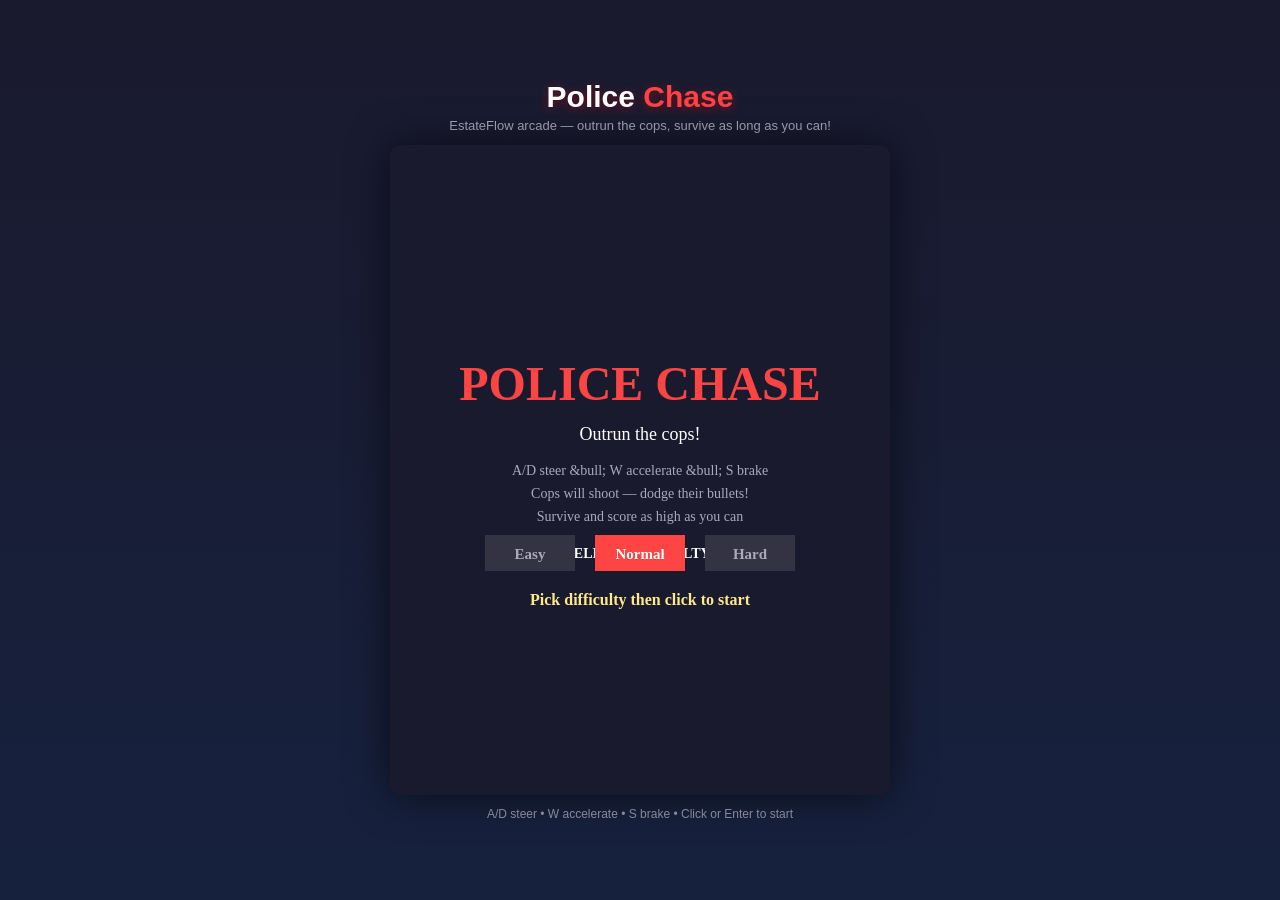
<file: police-chase.html>
<!DOCTYPE html>
<html lang="en">
<head>
<meta charset="UTF-8">
<meta name="viewport" content="width=device-width, initial-scale=1.0">
<title>Police Chase — EstateFlow Arcade</title>
<style>
*{margin:0;padding:0;box-sizing:border-box}
body{font-family:"Segoe UI",Arial,sans-serif;background:linear-gradient(180deg,#1a1a2e 0%,#16213e 100%);color:#fff;min-height:100vh;display:flex;flex-direction:column;align-items:center;justify-content:center;overflow:hidden;user-select:none}
h1{font-size:30px;margin-bottom:4px;text-shadow:0 2px 10px rgba(255,0,0,0.4)}
h1 span{color:#ff4444}
p.sub{color:#aab;font-size:13px;margin-bottom:12px}
canvas{border-radius:12px;box-shadow:0 0 40px rgba(0,0,0,0.6);cursor:crosshair}
.info{margin-top:12px;font-size:12px;color:#889}
</style>
</head>
<body>
<h1>Police <span>Chase</span></h1>
<p class="sub">EstateFlow arcade — outrun the cops, survive as long as you can!</p>
<canvas id="g" width="500" height="650"></canvas>
<p class="info">A/D steer &bull; W accelerate &bull; S brake &bull; Click or Enter to start</p>
<script>
var c=document.getElementById("g"),g=c.getContext("2d"),W=500,H=650;

var state="menu",score=0,lives=3,speed=0,maxSpd=7;
var difficulty="normal";
var car={x:W/2-18,y:H-130,w:36,h:60};
var cops=[],bullets=[],particles=[];
var roadW=320,roadL=(W-roadW)/2,roadR=roadL+roadW;
var off=0,flash=0,invince=0;
var keys={};

var diffBtns=[
  {label:"Easy",x:W/2-155,y:H/2+65,w:90,h:36,diff:"easy"},
  {label:"Normal",x:W/2-45,y:H/2+65,w:90,h:36,diff:"normal"},
  {label:"Hard",x:W/2+65,y:H/2+65,w:90,h:36,diff:"hard"}
];

function getDiffSettings(){
  if(difficulty==="easy")return{initLives:5,maxCops:3,copSpdMul:0.7,shootChance:0.01,shootAfter:150,scoreMult:0.8,spawnCap:4};
  if(difficulty==="hard")return{initLives:2,maxCops:6,copSpdMul:1.4,shootChance:0.04,shootAfter:70,scoreMult:1.5,spawnCap:8};
  return{initLives:3,maxCops:4,copSpdMul:1.0,shootChance:0.02,shootAfter:120,scoreMult:1.0,spawnCap:6};
}

function reset(){
  var ds=getDiffSettings();
  score=0;lives=ds.initLives;speed=0;
  car.x=W/2-18;car.y=H-130;
  cops=[];bullets=[];particles=[];off=0;flash=0;invince=0;
  for(var i=0;i<3;i++)spawnCop(i);
  state="play";
}

function spawnCop(delay){
  var ds=getDiffSettings();
  var lane=roadL+20+Math.random()*(roadW-60);
  cops.push({x:lane,y:-80-delay*120,w:32,h:50,s:(1.5+Math.random()*1.5)*ds.copSpdMul,shoot:0,dir:Math.random()<.5?-1:1});
}

function spawnParticle(x,y,c){
  for(var i=0;i<6;i++)particles.push({x:x,y:y,vx:(Math.random()-0.5)*4,vy:(Math.random()-0.5)*4,life:20,c:c||"#ff8844"});
}

document.addEventListener("keydown",function(e){
  keys[e.key.toLowerCase()]=true;
  if(state!=="play"&&(e.key==="Enter"||e.key===" "))reset();
  e.preventDefault();
});
document.addEventListener("keyup",function(e){keys[e.key.toLowerCase()]=false;});
c.addEventListener("click",function(e){
  if(state==="menu"){
    var rect=c.getBoundingClientRect();
    var mx=(e.clientX-rect.left)*(W/rect.width),my=(e.clientY-rect.top)*(H/rect.height);
    for(var i=0;i<diffBtns.length;i++){
      var b=diffBtns[i];
      if(mx>=b.x&&mx<=b.x+b.w&&my>=b.y&&my<=b.y+b.h){difficulty=b.diff;return;}
    }
    reset();
  }else if(state!=="play"){reset();}
});

function update(){
  // Steer
  if(keys["a"]||keys["arrowleft"])car.x-=5;
  if(keys["d"]||keys["arrowright"])car.x+=5;
  car.x=Math.max(roadL+4,Math.min(roadR-car.w-4,car.x));

  // Accel
  if(keys["w"]||keys["arrowup"])speed=Math.min(maxSpd,speed+0.15);
  else if(keys["s"]||keys["arrowdown"])speed=Math.max(0,speed-0.2);
  else speed*=0.98;

  off+=speed*2+3;
  score+=Math.floor((speed+1)*getDiffSettings().scoreMult);
  if(invince>0)invince--;
  if(flash>0)flash--;

  // Cops
  for(var i=cops.length-1;i>=0;i--){
    var cp=cops[i];
    cp.y+=cp.s+speed*0.3;
    cp.x+=cp.dir*0.5;
    if(cp.x<roadL+8)cp.dir=1;
    if(cp.x>roadR-cp.w-8)cp.dir=-1;
    if(cp.y>H+60){cops.splice(i,1);spawnCop(0);continue;}

    // Collision
    if(invince<=0&&car.x<cp.x+cp.w&&car.x+car.w>cp.x&&car.y<cp.y+cp.h&&car.y+car.h>cp.y){
      lives--;invince=90;flash=30;spawnParticle(car.x+car.w/2,car.y,"#ff4444");
      if(lives<=0){state="over";return;}
    }

    // Shoot
    cp.shoot++;
    var ds=getDiffSettings();
    if(cp.shoot>ds.shootAfter&&Math.random()<ds.shootChance){
      cp.shoot=0;
      bullets.push({x:cp.x+cp.w/2,y:cp.y+cp.h,vy:5,vx:(car.x+car.w/2-cp.x-cp.w/2)*0.02});
    }
  }
  if(cops.length<Math.min(getDiffSettings().spawnCap,2+Math.floor(score/3000)))spawnCop(0);

  // Bullets
  for(var i=bullets.length-1;i>=0;i--){
    var b=bullets[i];
    b.x+=b.vx;b.y+=b.vy;
    if(b.y>H+10||b.x<-10||b.x>W+10){bullets.splice(i,1);continue;}
    if(invince<=0&&Math.abs(b.x-(car.x+car.w/2))<18&&Math.abs(b.y-(car.y+car.h/2))<30){
      lives--;invince=90;flash=30;bullets.splice(i,1);
      spawnParticle(car.x+car.w/2,car.y+car.h/2,"#ff4444");
      if(lives<=0){state="over";return;}
    }
  }

  // Particles
  for(var i=particles.length-1;i>=0;i--){
    var p=particles[i];
    p.x+=p.vx;p.y+=p.vy;p.life--;
    if(p.life<=0)particles.splice(i,1);
  }
}

function drawRoad(){
  g.fillStyle="#2c3550";g.fillRect(0,0,W,H);

  // Sidewalks
  g.fillStyle="#6a6a7a";g.fillRect(roadL-12,0,12,H);g.fillRect(roadR,0,12,H);

  // Road
  g.fillStyle="#3a3f4a";g.fillRect(roadL,0,roadW,H);

  // Lane lines
  g.strokeStyle="#fff";g.lineWidth=3;g.setLineDash([20,16]);
  for(var i=1;i<4;i++){
    var lx=roadL+(roadW/4)*i;
    g.beginPath();g.moveTo(lx,off%36);g.lineTo(lx,H);g.stroke();
  }
  g.setLineDash([]);

  // Edge lines
  g.fillStyle="#ffcc00";g.fillRect(roadL,0,3,H);g.fillRect(roadR-3,0,3,H);
}

function drawCar(x,y,w,h,col,accent,isPlayer){
  g.fillStyle=col;
  g.beginPath();
  g.moveTo(x+4,y);g.lineTo(x+w-4,y);g.lineTo(x+w,y+12);
  g.lineTo(x+w,y+h-14);g.lineTo(x+w-3,y+h);g.lineTo(x+3,y+h);
  g.lineTo(x,y+h-14);g.lineTo(x,y+12);g.closePath();g.fill();

  g.fillStyle=accent;
  g.fillRect(x+6,y+14,w-12,16);

  if(isPlayer){
    g.fillStyle="#f0a500";g.fillRect(x+w/2-2,y+2,4,h-6);
  }

  g.fillStyle="#111";
  g.fillRect(x-2,y+8,5,12);g.fillRect(x+w-3,y+8,5,12);
  g.fillRect(x-2,y+h-20,5,12);g.fillRect(x+w-3,y+h-20,5,12);

  g.fillStyle="#ffe89c";
  g.fillRect(x+3,y+2,7,4);g.fillRect(x+w-10,y+2,7,4);
  g.fillStyle="#ff3333";
  g.fillRect(x+3,y+h-5,7,4);g.fillRect(x+w-10,y+h-5,7,4);
}

function draw(){
  g.clearRect(0,0,W,H);

  if(state==="menu"){
    g.fillStyle="#1a1a2e";g.fillRect(0,0,W,H);
    g.textAlign="center";
    g.fillStyle="#ff4444";g.font="bold 48px 'Segoe UI'";
    g.fillText("POLICE CHASE",W/2,H/2-70);
    g.fillStyle="#fff";g.font="18px 'Segoe UI'";
    g.fillText("Outrun the cops!",W/2,H/2-30);
    g.font="14px 'Segoe UI'";g.fillStyle="#aab";
    g.fillText("A/D steer &bull; W accelerate &bull; S brake",W/2,H/2+5);
    g.fillText("Cops will shoot — dodge their bullets!",W/2,H/2+28);
    g.fillText("Survive and score as high as you can",W/2,H/2+51);
    g.fillStyle="#fff";g.font="bold 14px 'Segoe UI'";g.fillText("SELECT DIFFICULTY:",W/2,H/2+88);
    for(var i=0;i<diffBtns.length;i++){
      var b=diffBtns[i];
      g.fillStyle=difficulty===b.diff?"#ff4444":"#334";
      g.fillRect(b.x,b.y,b.w,b.h);
      g.fillStyle=difficulty===b.diff?"#fff":"#aab";g.font="bold 15px 'Segoe UI'";g.fillText(b.label,b.x+b.w/2,b.y+24);
    }
    g.fillStyle="#ffe98a";g.font="bold 16px 'Segoe UI'";g.fillText("Pick difficulty then click to start",W/2,H/2+135);
    return;
  }

  if(state==="play")update();
  if(state==="over"){
    // Draw last frame
  }

  drawRoad();

  // Particles
  for(var i=0;i<particles.length;i++){
    var p=particles[i];
    g.globalAlpha=p.life/20;g.fillStyle=p.c;
    g.beginPath();g.arc(p.x,p.y,3,0,Math.PI*2);g.fill();
  }
  g.globalAlpha=1;

  // Bullets
  g.fillStyle="#ffcc00";
  for(var i=0;i<bullets.length;i++){
    var b=bullets[i];
    g.beginPath();g.arc(b.x,b.y,4,0,Math.PI*2);g.fill();
  }

  // Cops
  for(var i=0;i<cops.length;i++){
    var cp=cops[i];
    drawCar(cp.x,cp.y,cp.w,cp.h,"#1a1a3a","#0044aa",false);
    // Siren
    if(Math.floor(Date.now()/150)%2===0){
      g.fillStyle="rgba(255,0,0,0.6)";
      g.beginPath();g.arc(cp.x+cp.w/2,cp.y-6,6,0,Math.PI*2);g.fill();
    }else{
      g.fillStyle="rgba(0,100,255,0.6)";
      g.beginPath();g.arc(cp.x+cp.w/2,cp.y-6,6,0,Math.PI*2);g.fill();
    }
  }

  // Player
  if(flash<=0||Math.floor(flash/3)%2===0){
    drawCar(car.x,car.y,car.w,car.h,"#0e9f6e","#0a6b4c",true);
    if(invince>0){
      g.strokeStyle="rgba(240,165,0,0.7)";g.lineWidth=2;
      g.beginPath();g.arc(car.x+car.w/2,car.y+car.h/2,35,0,Math.PI*2);g.stroke();
    }
  }

  // HUD
  g.fillStyle="rgba(0,0,0,0.6)";g.fillRect(10,10,200,55);
  g.fillStyle="#fff";g.font="14px 'Segoe UI'";g.textAlign="left";
  g.fillText("Score: "+score+"  ["+difficulty.toUpperCase()+"]",20,30);
  g.fillText("Lives: "+"&#10084;".repeat(lives),20,50);

  g.fillStyle="rgba(0,0,0,0.6)";g.fillRect(W-120,10,110,35);
  g.fillStyle="#ff4444";g.font="bold 14px 'Segoe UI'";g.textAlign="right";
  g.fillText("Wanted: "+Math.min(5,1+Math.floor(score/2000)),W-18,32);

  if(state==="over"){
    g.fillStyle="rgba(20,5,5,0.85)";g.fillRect(0,0,W,H);
    g.textAlign="center";
    g.fillStyle="#ff4444";g.font="bold 48px 'Segoe UI'";
    g.fillText("BUSTED! ["+difficulty.toUpperCase()+"]",W/2,H/2-40);
    g.fillStyle="#fff";g.font="22px 'Segoe UI'";
    g.fillText("Score: "+score,W/2,H/2+5);
    g.fillStyle="#ffe98a";g.font="bold 18px 'Segoe UI'";
    g.fillText("Click or Enter to try again",W/2,H/2+50);
  }
}

function loop(){draw();requestAnimationFrame(loop);}
loop();
</script>
</body>
</html>
</file>
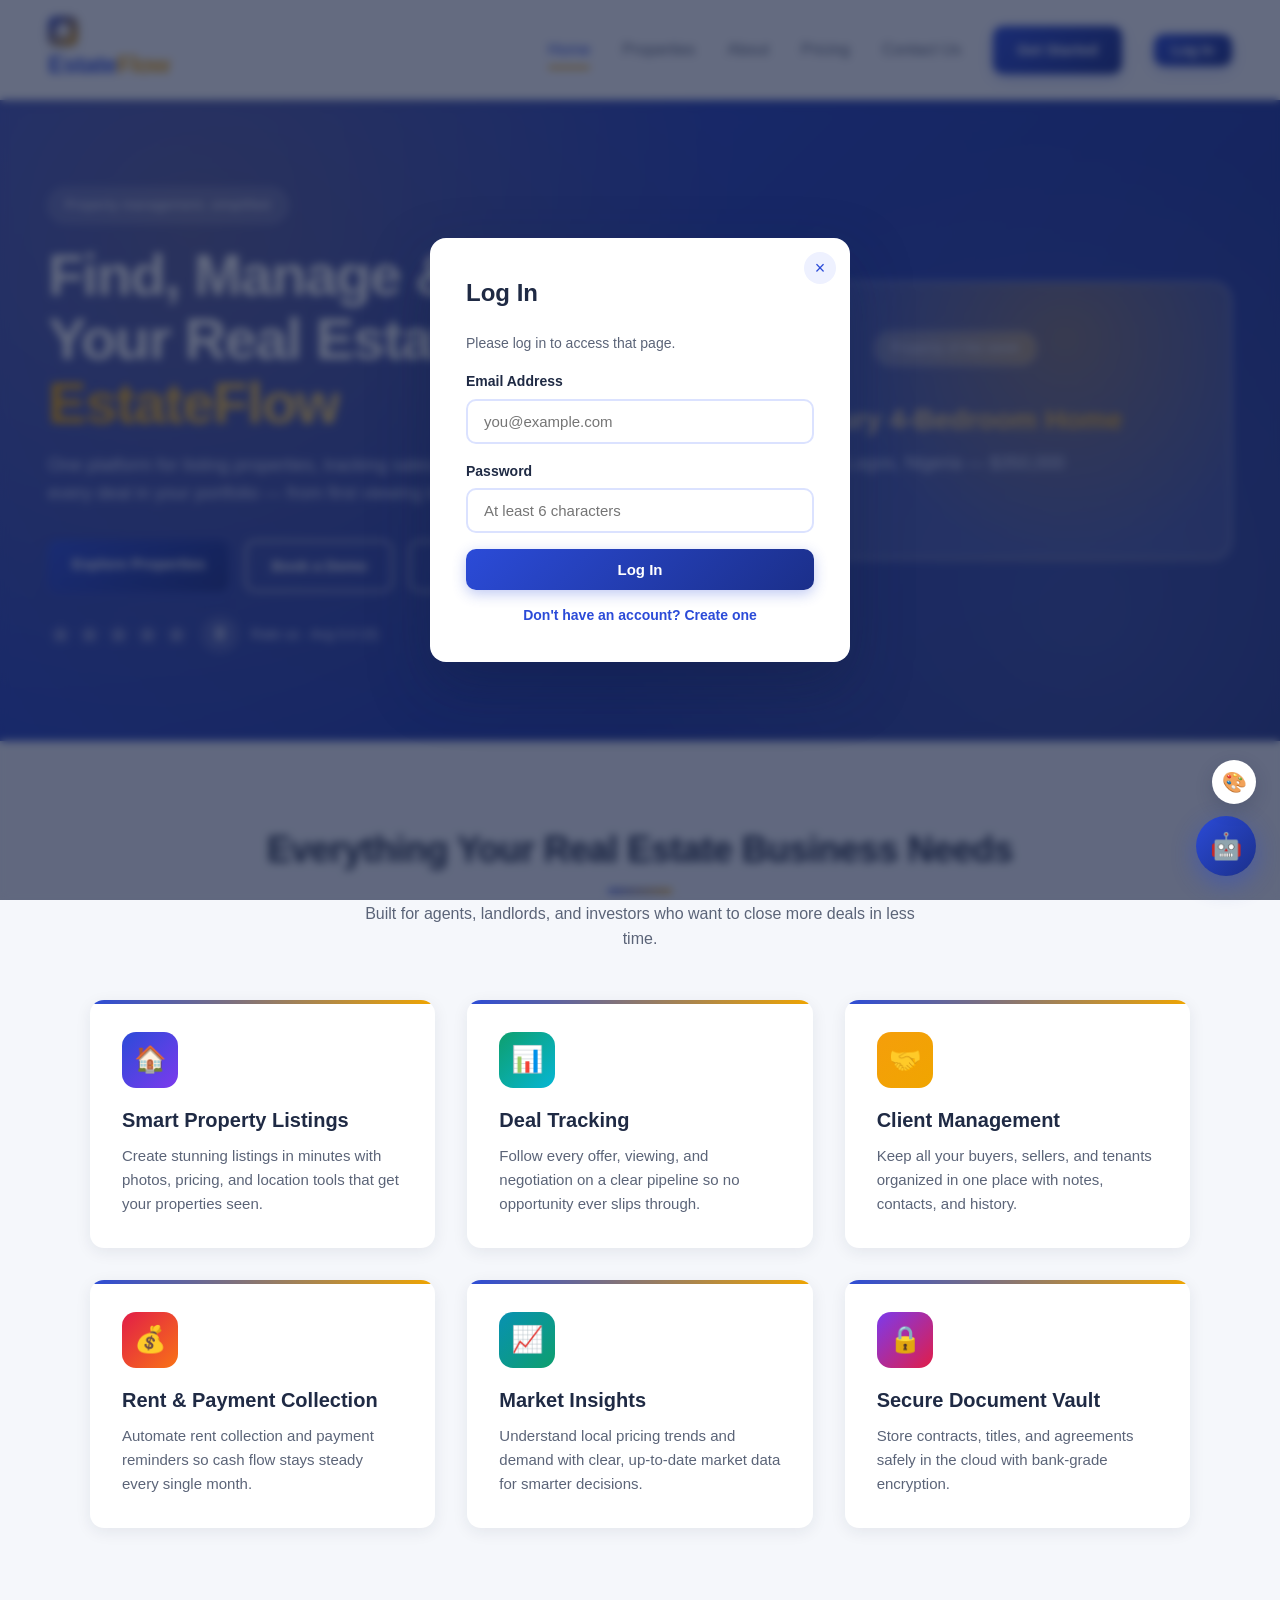
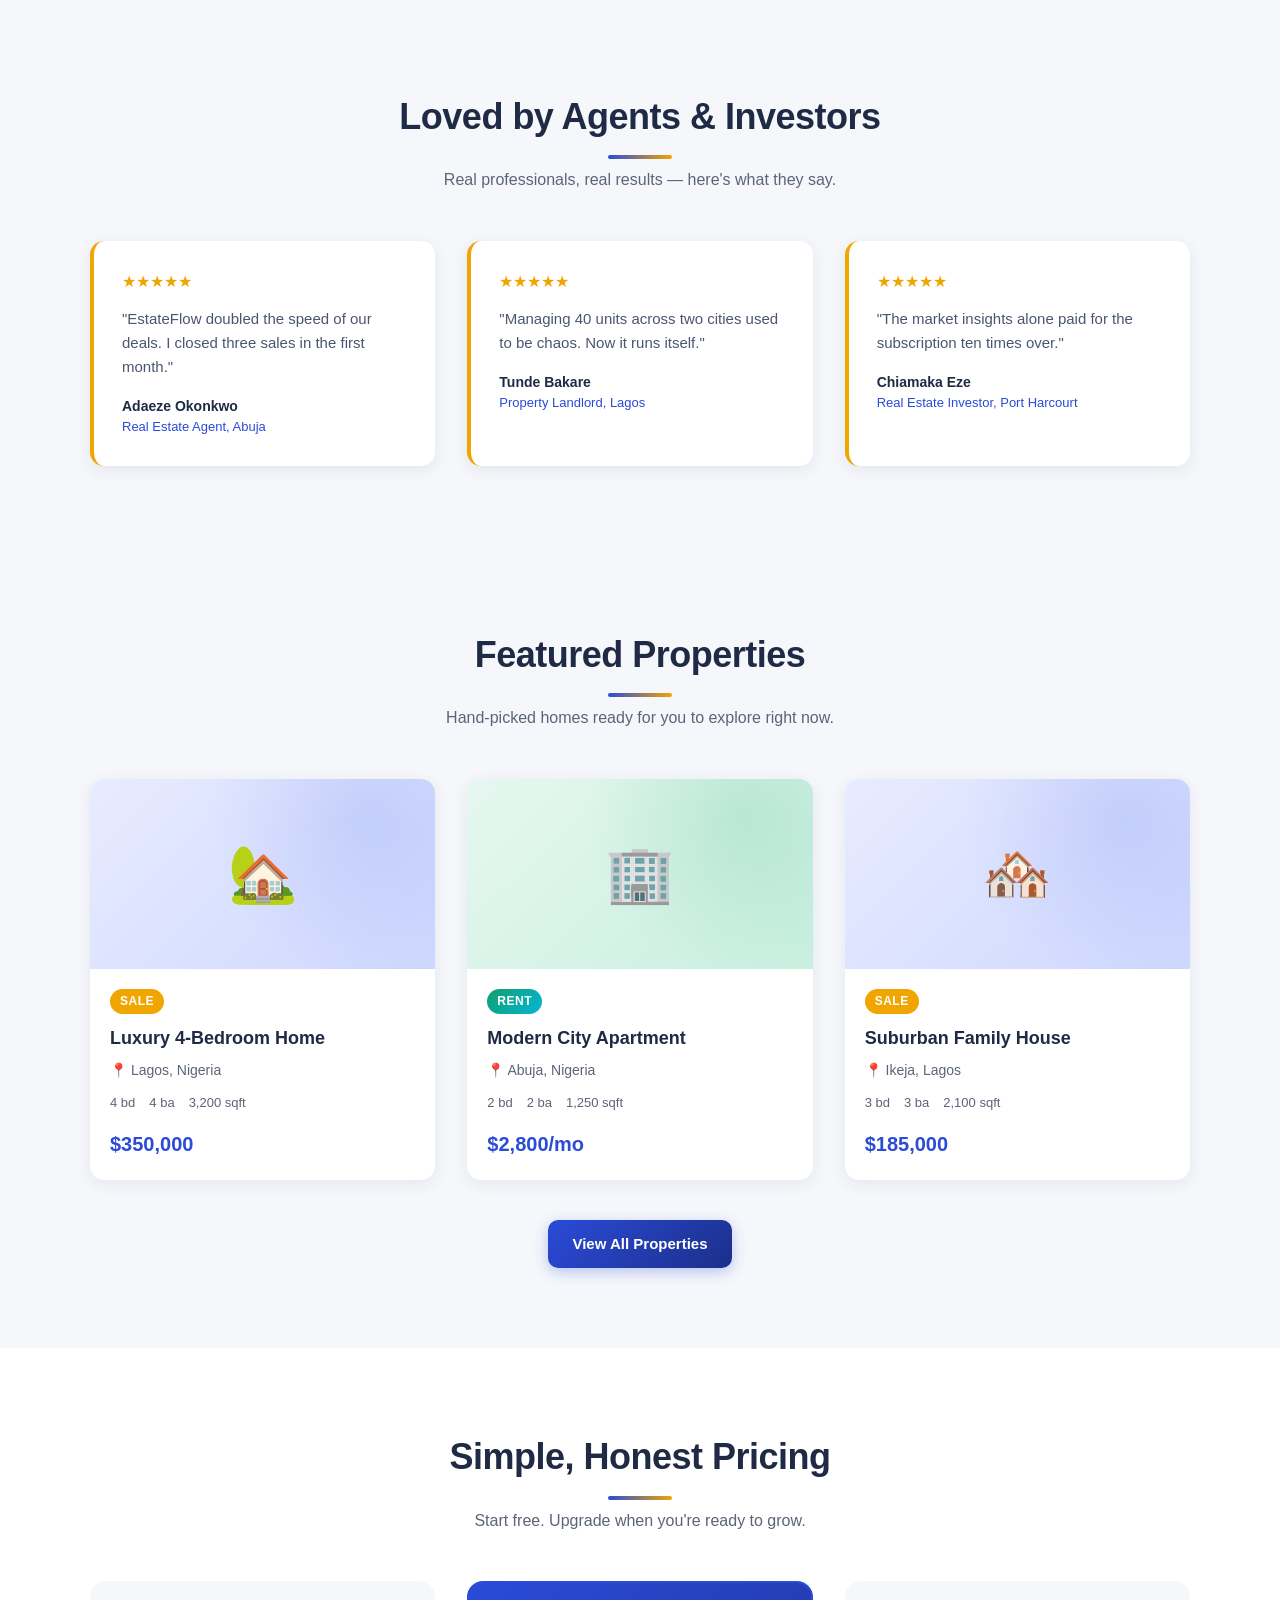
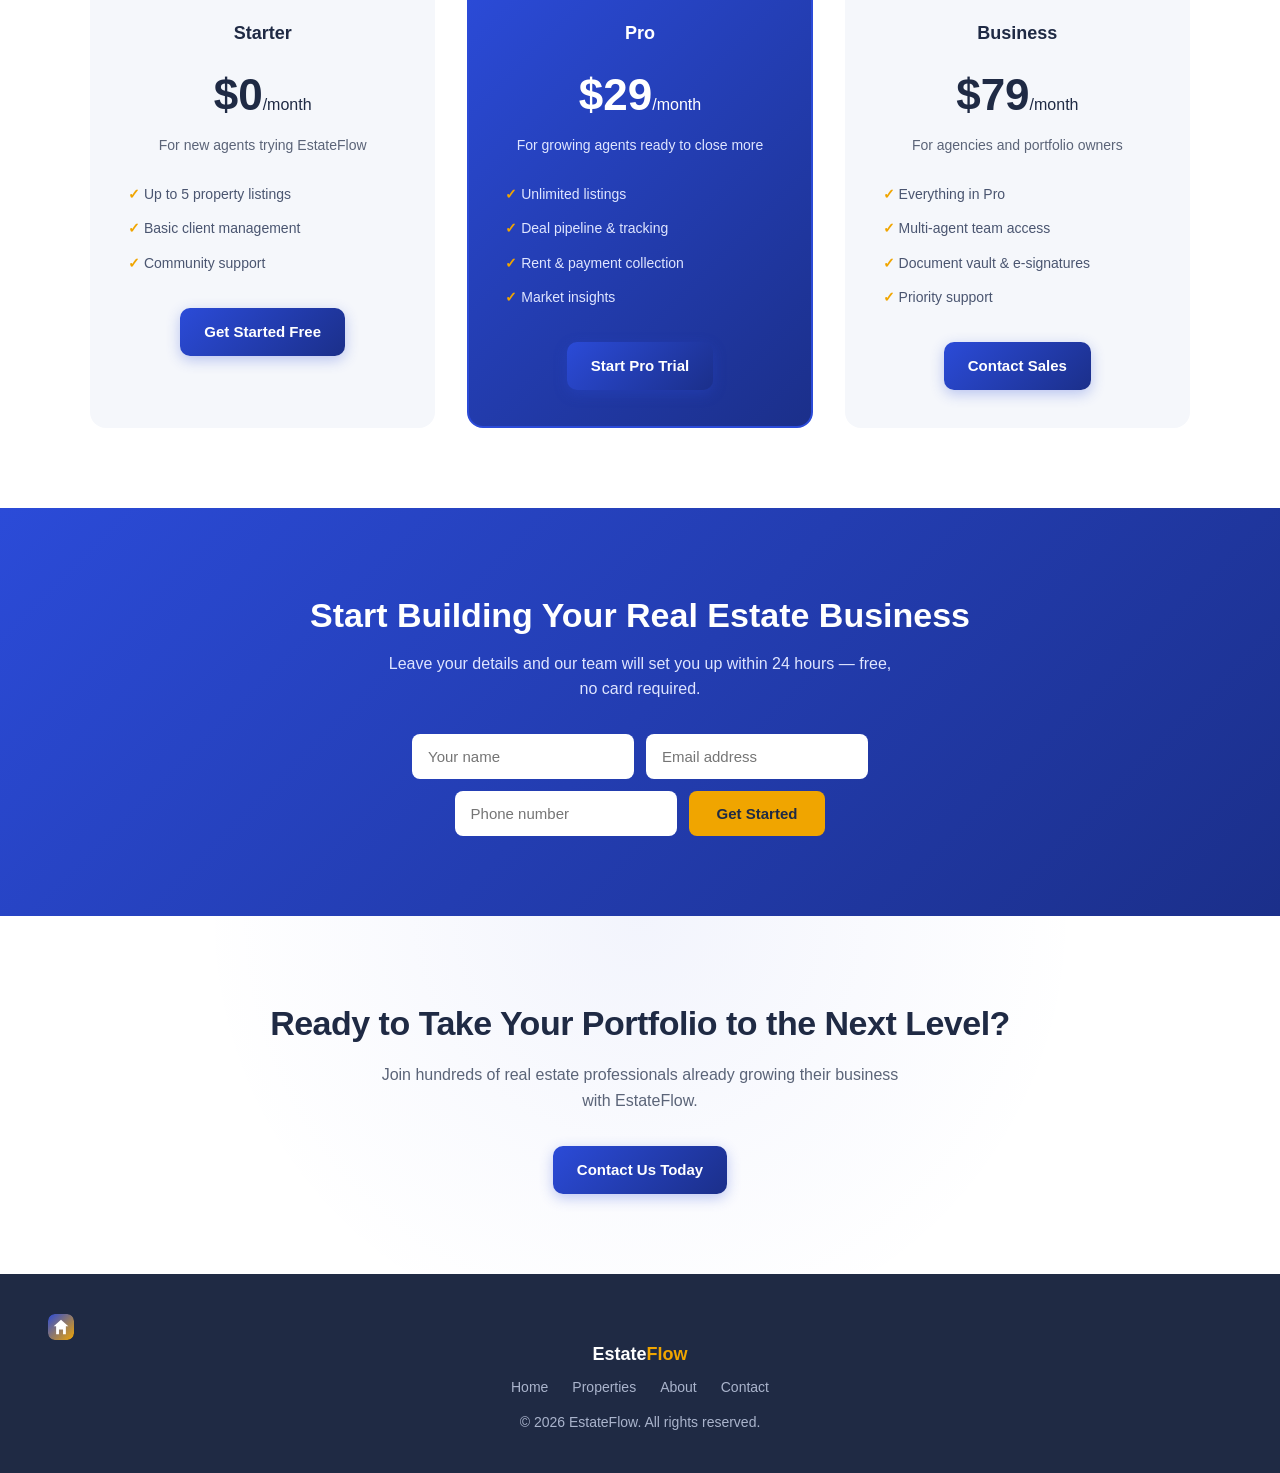
<file: properties.html>
<!DOCTYPE html>
<html lang="en">
<head>
    <meta charset="UTF-8">
    <meta name="viewport" content="width=device-width, initial-scale=1.0">
    <title>Properties — EstateFlow</title>
    <link rel="stylesheet" href="styles.css">
    <style>
        .page-hero {
            background:
                radial-gradient(circle at 15% 25%, rgba(240, 165, 0, 0.25), transparent 45%),
                radial-gradient(circle at 85% 75%, rgba(124, 58, 237, 0.45), transparent 45%),
                linear-gradient(135deg, var(--primary) 0%, var(--primary-dark) 100%);
        }

        .filters input,
        .filters select {
            border-color: #cfd8ff;
        }

        .property-card .thumb {
            font-size: 48px;
        }

        .property-card:hover .thumb {
            filter: saturate(1.2) brightness(0.97);
        }

        .property-card .tag {
            font-size: 11px;
        }
    </style>
</head>
<body>
    <nav class="nav">
        <div class="logo"><img class="logo-mark" src="logo.svg" alt="EstateFlow logo">Estate<span>Flow</span></div>
        <div class="links">
            <a href="index.html">Home</a>
            <a href="properties.html" class="active">Properties</a>
            <a href="about.html">About</a>
            <a href="contact.html">Contact Us</a>
            <a href="contact.html" class="btn btn-primary">Get Started</a>
        </div>
    </nav>

    <section class="page-hero">
        <h1>Browse Properties</h1>
        <p>Search our portfolio of homes for sale and rent across the continent.</p>
    </section>

    <section class="section">
        <div class="filters">
            <button class="btn btn-ghost" id="finderOpen">✨ AI Property Finder</button>
        </div>
        <div class="filters" id="manualFilters">
            <input type="text" id="searchInput" placeholder="Search by name or location...">
            <select id="typeFilter">
                <option value="all">All Types</option>
                <option value="sale">For Sale</option>
                <option value="rent">For Rent</option>
            </select>
            <select id="priceFilter">
                <option value="all">Any Price</option>
                <option value="lt200k">Under $200,000</option>
                <option value="200to500k">$200,000 - $500,000</option>
                <option value="gt500k">Over $500,000</option>
            </select>
            <button class="btn btn-primary" onclick="applyFilters()">Filter</button>
        </div>
        <div class="property-grid" id="propertyGrid"></div>
        <p class="section-title" id="emptyMessage" style="display:none; margin-top: 32px;">
            No properties match your filters. Try adjusting your search.
        </p>
    </section>

    <footer>
        <div class="logo"><img class="logo-mark" src="logo.svg" alt="EstateFlow logo">Estate<span>Flow</span></div>
        <div class="footer-links">
            <a href="index.html">Home</a>
            <a href="properties.html">Properties</a>
            <a href="about.html">About</a>
            <a href="contact.html">Contact</a>
        </div>
        <p>&copy; <span data-year>2026</span> EstateFlow. All rights reserved.</p>
    </footer>

    <script src="auth.js"></script>
    <script src="script.js"></script>
    <script>
        function applyFilters() {
            const term = document.getElementById('searchInput').value.toLowerCase().trim();
            const type = document.getElementById('typeFilter').value;
            const price = document.getElementById('priceFilter').value;

            const results = PROPERTIES.filter((p) => {
                const matchTerm = !term ||
                    p.name.toLowerCase().includes(term) ||
                    p.location.toLowerCase().includes(term);
                const matchType = type === 'all' || p.type === type;

                let matchPrice = true;
                if (price === 'lt200k') matchPrice = p.price < 200000;
                else if (price === '200to500k') matchPrice = p.price >= 200000 && p.price <= 500000;
                else if (price === 'gt500k') matchPrice = p.price > 500000;

                return matchTerm && matchType && matchPrice;
            });

            renderPropertyGrid('propertyGrid', results);
            document.getElementById('emptyMessage').style.display = results.length ? 'none' : 'block';
        }

        document.getElementById('searchInput').addEventListener('keydown', function (e) {
            if (e.key === 'Enter') applyFilters();
        });

        applyFilters();
    </script>
    <script src="assistant.js"></script>
    <script src="finder.js"></script>
    <script src="theme.js"></script>
</body>
</html>
</file>
<file: styles.css>
:root {
    --primary: #2b4bd8;
    --primary-dark: #1b2f8a;
    --primary-soft: #eef1ff;
    --accent: #f0a500;
    --ink: #1f2a44;
    --muted: #5b6478;
    --bg: #f5f7fb;
    --surface: #ffffff;
    --line: #dbe2ff;
    --radius: 14px;
    --shadow-sm: 0 4px 16px rgba(31, 42, 68, 0.08);
    --shadow-md: 0 12px 28px rgba(31, 42, 68, 0.14);
    --shadow-lg: 0 24px 60px rgba(18, 28, 61, 0.35);
    --danger: #d32f2f;
    --success: #1b5e20;
}

* {
    margin: 0;
    padding: 0;
    box-sizing: border-box;
}

html {
    scroll-behavior: smooth;
}

body {
    font-family: "Segoe UI", "Inter", Arial, sans-serif;
    color: var(--ink);
    background: var(--bg);
    line-height: 1.6;
    -webkit-font-smoothing: antialiased;
}

a {
    text-decoration: none;
    color: inherit;
}

img {
    max-width: 100%;
    display: block;
}

::selection {
    background: var(--accent);
    color: var(--ink);
}

/* ---------- Navigation ---------- */
.nav {
    position: sticky;
    top: 0;
    z-index: 50;
    display: flex;
    align-items: center;
    justify-content: space-between;
    padding: 16px 48px;
    background: rgba(255, 255, 255, 0.92);
    backdrop-filter: blur(10px);
    box-shadow: 0 2px 12px rgba(31, 42, 68, 0.08);
}

.nav .logo {
    font-size: 24px;
    font-weight: 800;
    letter-spacing: -0.5px;
    color: var(--primary);
}

.nav .logo span {
    color: var(--accent);
}

.nav .logo .logo-mark {
    width: 30px;
    height: 30px;
    margin-right: 8px;
    vertical-align: -6px;
    border-radius: 8px;
    box-shadow: 0 2px 8px rgba(0, 0, 0, 0.18);
}

.nav .links {
    display: flex;
    gap: 32px;
    align-items: center;
}

.nav .links a:not(.btn) {
    font-weight: 500;
    color: var(--muted);
    position: relative;
    transition: color 0.2s ease;
}

.nav .links a:not(.btn)::after {
    content: "";
    position: absolute;
    left: 0;
    bottom: -6px;
    width: 0;
    height: 3px;
    border-radius: 999px;
    background: var(--accent);
    transition: width 0.25s ease;
}

.nav .links a:not(.btn):hover,
.nav .links a:not(.btn).active {
    color: var(--primary);
}

.nav .links a:not(.btn):hover::after,
.nav .links a:not(.btn).active::after {
    width: 100%;
}

/* ---------- Buttons ---------- */
.btn {
    display: inline-block;
    padding: 12px 24px;
    border-radius: 10px;
    font-weight: 700;
    font-size: 15px;
    border: none;
    cursor: pointer;
    font-family: inherit;
    text-align: center;
    transition: transform 0.2s ease, box-shadow 0.2s ease, background 0.2s ease, color 0.2s ease;
}

.btn-primary {
    background: linear-gradient(135deg, var(--primary) 0%, var(--primary-dark) 100%);
    color: #ffffff;
    box-shadow: 0 4px 14px rgba(43, 75, 216, 0.3);
}

.btn-primary:hover {
    transform: translateY(-2px);
    box-shadow: 0 10px 24px rgba(43, 75, 216, 0.45);
}

.btn-primary:active {
    transform: translateY(0);
}

.btn-ghost {
    background: transparent;
    color: var(--primary);
    border: 2px solid var(--primary);
}

.btn-ghost:hover {
    background: var(--primary-soft);
}

.btn-dark {
    background: var(--ink);
    color: #ffffff;
}

.btn-dark:hover {
    transform: translateY(-2px);
    box-shadow: 0 10px 24px rgba(31, 42, 68, 0.4);
}

/* ---------- Hero ---------- */
.hero {
    display: flex;
    align-items: center;
    gap: 48px;
    padding: 88px 48px;
    background:
        radial-gradient(circle at 15% 20%, rgba(240, 165, 0, 0.25), transparent 45%),
        radial-gradient(circle at 85% 80%, rgba(255, 255, 255, 0.12), transparent 40%),
        linear-gradient(135deg, var(--primary) 0%, var(--primary-dark) 100%);
    color: #ffffff;
    overflow: hidden;
}

.hero .text {
    flex: 1.2;
    min-width: 0;
}

.hero .badge {
    display: inline-block;
    background: rgba(255, 255, 255, 0.15);
    border: 1px solid rgba(255, 255, 255, 0.35);
    padding: 6px 16px;
    border-radius: 999px;
    font-size: 13px;
    letter-spacing: 0.5px;
    margin-bottom: 20px;
    backdrop-filter: blur(4px);
}

.hero h1 {
    font-size: 52px;
    line-height: 1.15;
    margin-bottom: 16px;
    letter-spacing: -1px;
}

.hero h1 span {
    color: var(--accent);
}

.hero p {
    font-size: 18px;
    color: #dfe5ff;
    max-width: 520px;
    margin-bottom: 32px;
}

.hero .cta {
    display: flex;
    gap: 16px;
    flex-wrap: wrap;
}

.hero .cta .btn-ghost {
    color: #ffffff;
    border-color: rgba(255, 255, 255, 0.7);
}

.hero .cta .btn-ghost:hover {
    background: rgba(255, 255, 255, 0.12);
    color: #ffffff;
}

.hero .visual {
    flex: 1;
    background: rgba(255, 255, 255, 0.1);
    border: 1px solid rgba(255, 255, 255, 0.25);
    border-radius: 20px;
    padding: 48px 32px;
    text-align: center;
    font-size: 16px;
    color: #dfe5ff;
    backdrop-filter: blur(6px);
}

.hero .visual h3 {
    font-size: 28px;
    color: #ffffff;
    margin: 12px 0 6px;
}

/* ---------- Rating ---------- */
.hero .rating {
    display: flex;
    align-items: center;
    gap: 12px;
    margin-top: 24px;
    flex-wrap: wrap;
}

.stars {
    display: inline-flex;
    gap: 4px;
}

.stars .star {
    font-size: 28px;
    background: none;
    border: none;
    cursor: pointer;
    color: rgba(255, 255, 255, 0.4);
    transition: transform 0.15s ease, color 0.15s ease, text-shadow 0.15s ease;
}

.stars .star:hover,
.stars .star.hovered,
.stars .star.active {
    color: var(--accent);
    transform: scale(1.2);
    text-shadow: 0 0 12px rgba(240, 165, 0, 0.6);
}

.rating-count {
    font-size: 18px;
    font-weight: 700;
    color: #ffffff;
    background: rgba(255, 255, 255, 0.15);
    border-radius: 999px;
    padding: 4px 14px;
}

.rating-note {
    font-size: 14px;
    color: #dfe5ff;
}

/* ---------- Sections ---------- */
.section {
    padding: 80px 48px;
}

.section-title {
    text-align: center;
    margin-bottom: 48px;
}

.section-title h2 {
    font-size: 36px;
    color: var(--ink);
    margin-bottom: 8px;
    letter-spacing: -0.5px;
}

.section-title p {
    color: var(--muted);
    max-width: 560px;
    margin: 0 auto;
}

/* ---------- Feature / Team cards ---------- */
.grid {
    display: grid;
    grid-template-columns: repeat(3, 1fr);
    gap: 32px;
    max-width: 1100px;
    margin: 0 auto;
}

.card {
    background: var(--surface);
    border-radius: var(--radius);
    padding: 32px;
    box-shadow: var(--shadow-sm);
    border-top: 4px solid var(--primary);
    transition: transform 0.2s ease, box-shadow 0.2s ease;
}

.card:hover {
    transform: translateY(-6px);
    box-shadow: var(--shadow-md);
}

.card .icon {
    font-size: 30px;
    margin-bottom: 16px;
}

.card h3 {
    font-size: 20px;
    color: var(--ink);
    margin-bottom: 8px;
}

.card p {
    color: var(--muted);
    font-size: 15px;
}

/* ---------- Property cards ---------- */
.property-grid {
    display: grid;
    grid-template-columns: repeat(3, 1fr);
    gap: 32px;
    max-width: 1100px;
    margin: 0 auto;
}

.property-card {
    background: var(--surface);
    border-radius: var(--radius);
    overflow: hidden;
    box-shadow: var(--shadow-sm);
    transition: transform 0.2s ease, box-shadow 0.2s ease;
    display: flex;
    flex-direction: column;
}

.property-card:hover {
    transform: translateY(-6px);
    box-shadow: var(--shadow-md);
}

.property-card .thumb {
    height: 190px;
    display: flex;
    align-items: center;
    justify-content: center;
    font-size: 56px;
    background:
        radial-gradient(circle at 80% 20%, rgba(43, 75, 216, 0.08), transparent 50%),
        linear-gradient(135deg, #e8ecff 0%, #d5dcff 100%);
}

.property-card .body {
    padding: 20px;
    flex: 1;
    display: flex;
    flex-direction: column;
}

.property-card .tag {
    align-self: flex-start;
    font-size: 12px;
    font-weight: 700;
    text-transform: uppercase;
    letter-spacing: 0.5px;
    background: var(--primary-soft);
    color: var(--primary);
    border-radius: 999px;
    padding: 3px 10px;
    margin-bottom: 10px;
}

.property-card .tag.sale {
    background: var(--accent);
    color: #ffffff;
}

.property-card .tag.rent {
    background: linear-gradient(135deg, #0e9f6e, #06b6d4);
    color: #ffffff;
}

.property-card .thumb.sale {
    background:
        radial-gradient(circle at 80% 20%, rgba(43, 75, 216, 0.12), transparent 50%),
        linear-gradient(135deg, #e8ecff 0%, #cdd7ff 100%);
}

.property-card .thumb.rent {
    background:
        radial-gradient(circle at 80% 20%, rgba(14, 159, 110, 0.14), transparent 50%),
        linear-gradient(135deg, #e6f7f0 0%, #c8efdf 100%);
}

.property-card h3 {
    font-size: 18px;
    color: var(--ink);
    margin-bottom: 6px;
}

.property-card .location {
    color: var(--muted);
    font-size: 14px;
    margin-bottom: 12px;
}

.property-card .meta {
    display: flex;
    gap: 14px;
    font-size: 13px;
    color: var(--muted);
    margin-bottom: 14px;
}

.property-card .price {
    margin-top: auto;
    font-size: 20px;
    font-weight: 700;
    color: var(--primary);
}

/* ---------- Filters ---------- */
.filters {
    display: flex;
    gap: 16px;
    flex-wrap: wrap;
    justify-content: center;
    margin-bottom: 40px;
}

.filters input,
.filters select {
    padding: 12px 16px;
    border-radius: 10px;
    border: 2px solid var(--line);
    font-size: 15px;
    font-family: inherit;
    background: var(--surface);
    color: var(--ink);
    outline: none;
    transition: border-color 0.2s ease, box-shadow 0.2s ease;
}

.filters input:focus,
.filters select:focus {
    border-color: var(--primary);
    box-shadow: 0 0 0 4px rgba(43, 75, 216, 0.12);
}

/* ---------- CTA ---------- */
.cta-section {
    text-align: center;
    padding: 80px 48px;
    background: var(--surface);
    background-image: radial-gradient(circle at 50% 0%, rgba(43, 75, 216, 0.06), transparent 60%);
}

.cta-section h2 {
    font-size: 34px;
    color: var(--ink);
    margin-bottom: 12px;
    letter-spacing: -0.5px;
}

.cta-section p {
    color: var(--muted);
    max-width: 520px;
    margin: 0 auto 32px;
}

/* ---------- Page hero (inner pages) ---------- */
.page-hero {
    background:
        radial-gradient(circle at 20% 30%, rgba(240, 165, 0, 0.2), transparent 45%),
        linear-gradient(135deg, var(--primary) 0%, var(--primary-dark) 100%);
    color: #ffffff;
    text-align: center;
    padding: 72px 48px;
}

.page-hero h1 {
    font-size: 44px;
    margin-bottom: 10px;
    letter-spacing: -0.5px;
}

.page-hero p {
    color: #dfe5ff;
    max-width: 560px;
    margin: 0 auto;
    font-size: 18px;
}

/* ---------- About ---------- */
.about-grid {
    display: grid;
    grid-template-columns: 1fr 1fr;
    gap: 48px;
    max-width: 1100px;
    margin: 0 auto;
    align-items: start;
}

.about-grid .panel {
    background: var(--surface);
    border-radius: var(--radius);
    padding: 32px;
    box-shadow: var(--shadow-sm);
}

.about-grid .panel h3 {
    font-size: 22px;
    color: var(--ink);
    margin-bottom: 12px;
}

.about-grid .panel p {
    color: var(--muted);
    margin-bottom: 12px;
}

.stats {
    display: flex;
    justify-content: center;
    gap: 48px;
    flex-wrap: wrap;
    margin-top: 32px;
}

.stats .stat {
    text-align: center;
}

.stats .stat .num {
    font-size: 44px;
    font-weight: 800;
    color: var(--primary);
}

.stats .stat .label {
    color: var(--muted);
    font-size: 15px;
}

/* ---------- Contact ---------- */
.contact-info {
    display: grid;
    grid-template-columns: repeat(3, 1fr);
    gap: 24px;
    max-width: 1100px;
    margin: 0 auto 48px;
}

.contact-info .card {
    text-align: center;
    border-top: 4px solid var(--accent);
}

.contact-info .icon {
    font-size: 32px;
}

.contact-form {
    max-width: 560px;
    margin: 0 auto;
    background: var(--surface);
    border-radius: 16px;
    padding: 36px;
    box-shadow: var(--shadow-md);
}

.contact-form label {
    display: block;
    font-weight: 600;
    font-size: 14px;
    color: var(--ink);
    margin-bottom: 6px;
}

.contact-form input,
.contact-form select,
.contact-form textarea {
    width: 100%;
    padding: 12px 16px;
    border-radius: 10px;
    border: 2px solid var(--line);
    font-size: 15px;
    font-family: inherit;
    background: var(--surface);
    color: var(--ink);
    outline: none;
    margin-bottom: 18px;
    transition: border-color 0.2s ease, box-shadow 0.2s ease;
}

.contact-form input:focus,
.contact-form select:focus,
.contact-form textarea:focus {
    border-color: var(--primary);
    box-shadow: 0 0 0 4px rgba(43, 75, 216, 0.12);
}

.contact-form textarea {
    resize: vertical;
    min-height: 120px;
}

.contact-form .error {
    color: var(--danger);
    font-size: 13px;
    margin-top: -12px;
    margin-bottom: 14px;
}

.contact-form .success {
    background: #e8f5e9;
    color: var(--success);
    border-radius: 8px;
    padding: 12px 16px;
    margin-bottom: 18px;
    font-weight: 600;
}

/* ---------- Auth ---------- */
.nav-auth {
    display: flex;
    align-items: center;
    gap: 12px;
}

.nav-auth .nav-user {
    font-weight: 700;
    color: var(--primary);
    font-size: 15px;
}

.nav-auth .btn {
    padding: 8px 18px;
    font-size: 14px;
}

#authModal .modal {
    max-width: 420px;
}

#authModal .modal-close {
    position: absolute;
}

#authModal label {
    display: block;
    font-weight: 600;
    font-size: 14px;
    color: var(--ink);
    margin-bottom: 6px;
}

#authModal input {
    width: 100%;
    padding: 12px 16px;
    border-radius: 10px;
    border: 2px solid var(--line);
    font-size: 15px;
    font-family: inherit;
    color: var(--ink);
    outline: none;
    margin-bottom: 16px;
    background: var(--surface);
    transition: border-color 0.2s ease, box-shadow 0.2s ease;
}

#authModal input:focus {
    border-color: var(--primary);
    box-shadow: 0 0 0 4px rgba(43, 75, 216, 0.12);
}

.auth-error {
    background: #fdecea;
    color: var(--danger);
    border-radius: 8px;
    padding: 10px 14px;
    margin-bottom: 16px;
    font-size: 14px;
    font-weight: 600;
}

.auth-hint {
    color: var(--muted);
    font-size: 14px;
    margin-bottom: 16px;
}

/* ---------- Footer ---------- */
footer {
    text-align: center;
    padding: 40px 48px;
    font-size: 14px;
    background: var(--ink);
    color: #aab4cc;
}

footer .logo {
    color: #ffffff;
    font-weight: 800;
    font-size: 18px;
    margin-bottom: 8px;
}

footer .logo span {
    color: var(--accent);
}

footer .logo .logo-mark {
    width: 26px;
    height: 26px;
    margin-right: 7px;
    vertical-align: -5px;
    border-radius: 7px;
}

footer .footer-links {
    display: flex;
    justify-content: center;
    gap: 24px;
    margin-bottom: 12px;
    flex-wrap: wrap;
}

footer .footer-links a {
    color: #aab4cc;
    transition: color 0.2s ease;
}

footer .footer-links a:hover {
    color: #ffffff;
}

/* ---------- Modal ---------- */
.modal-overlay {
    display: none;
    position: fixed;
    top: 0;
    left: 0;
    width: 100%;
    height: 100%;
    background: rgba(18, 28, 61, 0.65);
    backdrop-filter: blur(4px);
    align-items: center;
    justify-content: center;
    z-index: 100;
}

.modal-overlay.show {
    display: flex;
    animation: fadeIn 0.2s ease;
}

@keyframes fadeIn {
    from { opacity: 0; }
    to { opacity: 1; }
}

.modal {
    background: var(--surface);
    border-radius: 16px;
    max-width: 460px;
    width: 90%;
    padding: 36px;
    position: relative;
    box-shadow: var(--shadow-lg);
    animation: slideUp 0.25s ease;
}

@keyframes slideUp {
    from { transform: translateY(20px); opacity: 0; }
    to { transform: translateY(0); opacity: 1; }
}

.modal .modal-close {
    position: absolute;
    top: 14px;
    right: 14px;
    background: var(--primary-soft);
    border: none;
    width: 32px;
    height: 32px;
    border-radius: 50%;
    font-size: 18px;
    line-height: 1;
    color: var(--primary);
    cursor: pointer;
    transition: background 0.2s ease;
}

.modal .modal-close:hover {
    background: #dbe2ff;
}

.modal h3 {
    font-size: 24px;
    color: var(--ink);
    margin-bottom: 20px;
}

.modal .agent-card {
    border-top: 3px solid var(--primary);
    background: var(--bg);
    border-radius: 10px;
    padding: 20px;
}

.modal .agent-card p {
    font-size: 15px;
    color: #3a455f;
    margin-bottom: 10px;
}

.modal .agent-card p:last-child {
    margin-bottom: 0;
}

.modal .agent-card strong {
    color: var(--primary);
}

/* ---------- AI Assistant ---------- */
#assistBtn {
    position: fixed;
    right: 24px;
    bottom: 24px;
    width: 60px;
    height: 60px;
    border-radius: 50%;
    border: none;
    background: linear-gradient(135deg, var(--primary) 0%, var(--primary-dark) 100%);
    color: #ffffff;
    font-size: 26px;
    cursor: pointer;
    box-shadow: 0 8px 24px rgba(43, 75, 216, 0.45);
    z-index: 150;
    transition: transform 0.2s ease, box-shadow 0.2s ease;
}

#assistBtn:hover {
    transform: scale(1.08);
    box-shadow: 0 12px 32px rgba(43, 75, 216, 0.55);
}

.assist-panel {
    position: fixed;
    right: 24px;
    bottom: 96px;
    width: 340px;
    max-width: calc(100vw - 48px);
    height: 440px;
    max-height: calc(100vh - 140px);
    background: var(--surface);
    border-radius: 16px;
    box-shadow: var(--shadow-lg);
    display: none;
    flex-direction: column;
    overflow: hidden;
    z-index: 150;
    animation: slideUp 0.25s ease;
}

.assist-panel.show {
    display: flex;
}

.assist-header {
    display: flex;
    align-items: center;
    justify-content: space-between;
    padding: 16px 20px;
    background: linear-gradient(135deg, var(--primary) 0%, var(--primary-dark) 100%);
    color: #ffffff;
    font-size: 15px;
}

.assist-header button {
    background: rgba(255, 255, 255, 0.2);
    border: none;
    color: #ffffff;
    width: 28px;
    height: 28px;
    border-radius: 50%;
    font-size: 16px;
    line-height: 1;
    cursor: pointer;
}

.assist-messages {
    flex: 1;
    overflow-y: auto;
    padding: 16px;
    display: flex;
    flex-direction: column;
    gap: 10px;
    background: var(--bg);
}

.assist-messages .msg {
    max-width: 85%;
    padding: 10px 14px;
    border-radius: 14px;
    font-size: 14px;
    line-height: 1.5;
    word-wrap: break-word;
}

.assist-messages .msg.user {
    align-self: flex-end;
    background: var(--primary);
    color: #ffffff;
    border-bottom-right-radius: 4px;
}

.assist-messages .msg.bot {
    align-self: flex-start;
    background: #ffffff;
    color: var(--ink);
    border: 1px solid var(--line);
    border-bottom-left-radius: 4px;
}

.assist-form {
    display: flex;
    gap: 8px;
    padding: 12px;
    border-top: 1px solid var(--line);
    background: var(--surface);
}

.assist-form input {
    flex: 1;
    padding: 10px 14px;
    border-radius: 10px;
    border: 2px solid var(--line);
    font-size: 14px;
    font-family: inherit;
    outline: none;
    color: var(--ink);
}

.assist-form input:focus {
    border-color: var(--primary);
}

.assist-form button {
    padding: 10px 16px;
    border: none;
    border-radius: 10px;
    background: var(--primary);
    color: #ffffff;
    font-weight: 700;
    cursor: pointer;
}

.assist-form button:hover {
    background: var(--primary-dark);
}

/* ---------- AI Property Finder ---------- */
.finder-modal {
    max-width: 560px;
}

.finder-hint {
    color: var(--muted);
    font-size: 14px;
    margin-bottom: 16px;
}

.finder-form {
    display: flex;
    gap: 8px;
    margin-top: 16px;
}

.finder-form input {
    flex: 1;
    padding: 12px 16px;
    border-radius: 10px;
    border: 2px solid var(--line);
    font-size: 15px;
    font-family: inherit;
    color: var(--ink);
    outline: none;
    transition: border-color 0.2s ease, box-shadow 0.2s ease;
}

.finder-form input:focus {
    border-color: var(--primary);
    box-shadow: 0 0 0 4px rgba(43, 75, 216, 0.12);
}

.finder-results {
    max-height: 320px;
    overflow-y: auto;
    display: flex;
    flex-direction: column;
    gap: 10px;
}

.finder-loading {
    color: var(--muted);
    font-size: 14px;
    text-align: center;
    padding: 12px;
}

.finder-summary {
    background: var(--primary-soft);
    border-radius: 10px;
    padding: 12px 16px;
    font-size: 14px;
    color: var(--ink);
    line-height: 1.5;
}

.finder-item {
    display: flex;
    align-items: center;
    gap: 14px;
    background: var(--bg);
    border-radius: 10px;
    padding: 12px 16px;
    border-left: 4px solid var(--primary);
}

.finder-item .finder-emoji {
    font-size: 28px;
}

.finder-item .finder-info {
    flex: 1;
    display: flex;
    flex-direction: column;
}

.finder-item .finder-info strong {
    color: var(--ink);
    font-size: 15px;
}

.finder-item .finder-info span {
    color: var(--muted);
    font-size: 13px;
}

.finder-item .finder-price {
    font-weight: 700;
    color: var(--primary);
    font-size: 15px;
    white-space: nowrap;
}

@media (max-width: 560px) {
    .finder-form {
        flex-direction: column;
    }
}

/* ---------- Theme picker ---------- */
#themeBtn {
    position: fixed;
    right: 24px;
    bottom: 96px;
    width: 44px;
    height: 44px;
    border-radius: 50%;
    border: none;
    background: var(--surface);
    color: var(--ink);
    font-size: 20px;
    cursor: pointer;
    box-shadow: 0 6px 18px rgba(31, 42, 68, 0.2);
    z-index: 150;
    transition: transform 0.2s ease;
}

#themeBtn:hover {
    transform: scale(1.1);
}

.theme-panel {
    position: fixed;
    right: 24px;
    bottom: 148px;
    width: 200px;
    background: var(--surface);
    border-radius: 14px;
    box-shadow: var(--shadow-lg);
    padding: 16px;
    z-index: 150;
    display: none;
    animation: slideUp 0.2s ease;
}

.theme-panel.show {
    display: block;
}

.theme-panel-title {
    font-weight: 700;
    font-size: 13px;
    color: var(--ink);
    margin-bottom: 12px;
    text-align: center;
}

.theme-swatches {
    display: flex;
    gap: 10px;
    flex-wrap: wrap;
    justify-content: center;
}

.theme-swatch {
    width: 34px;
    height: 34px;
    border-radius: 50%;
    border: 3px solid transparent;
    cursor: pointer;
    transition: transform 0.15s ease, border-color 0.15s ease;
}

.theme-swatch:hover {
    transform: scale(1.15);
}

.theme-swatch.active {
    border-color: var(--ink);
    transform: scale(1.1);
}

/* ---------- Responsive ---------- */
@media (max-width: 900px) {
    .hero {
        flex-direction: column;
        padding: 48px 24px;
        text-align: center;
    }

    .hero .cta,
    .hero .rating {
        justify-content: center;
    }

    .hero h1 {
        font-size: 36px;
    }

    .grid,
    .property-grid {
        grid-template-columns: 1fr;
    }

    .contact-info,
    .about-grid {
        grid-template-columns: 1fr;
    }

    .section,
    .cta-section,
    .page-hero {
        padding: 48px 24px;
    }

    .nav {
        flex-direction: column;
        gap: 16px;
        padding: 16px 24px;
    }

    .nav .links {
        flex-wrap: wrap;
        justify-content: center;
        gap: 16px;
    }
}
</file>
